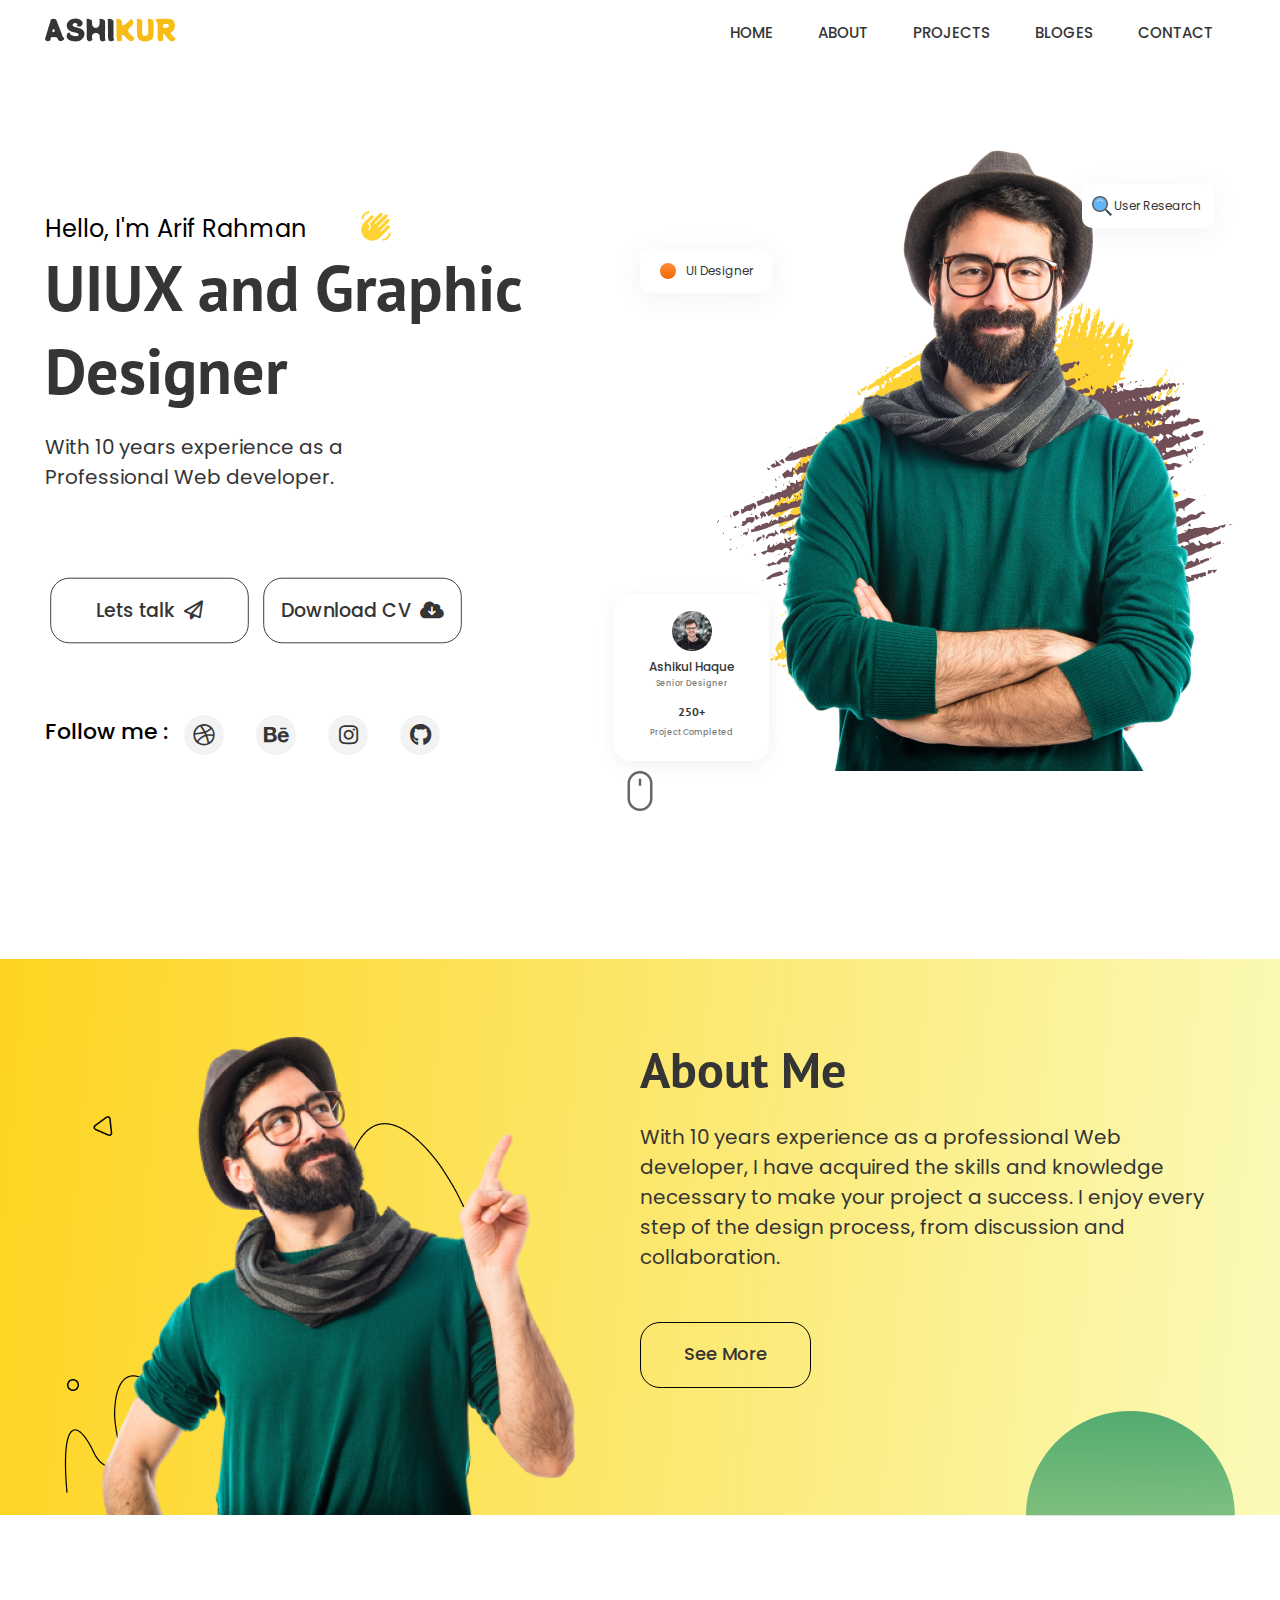
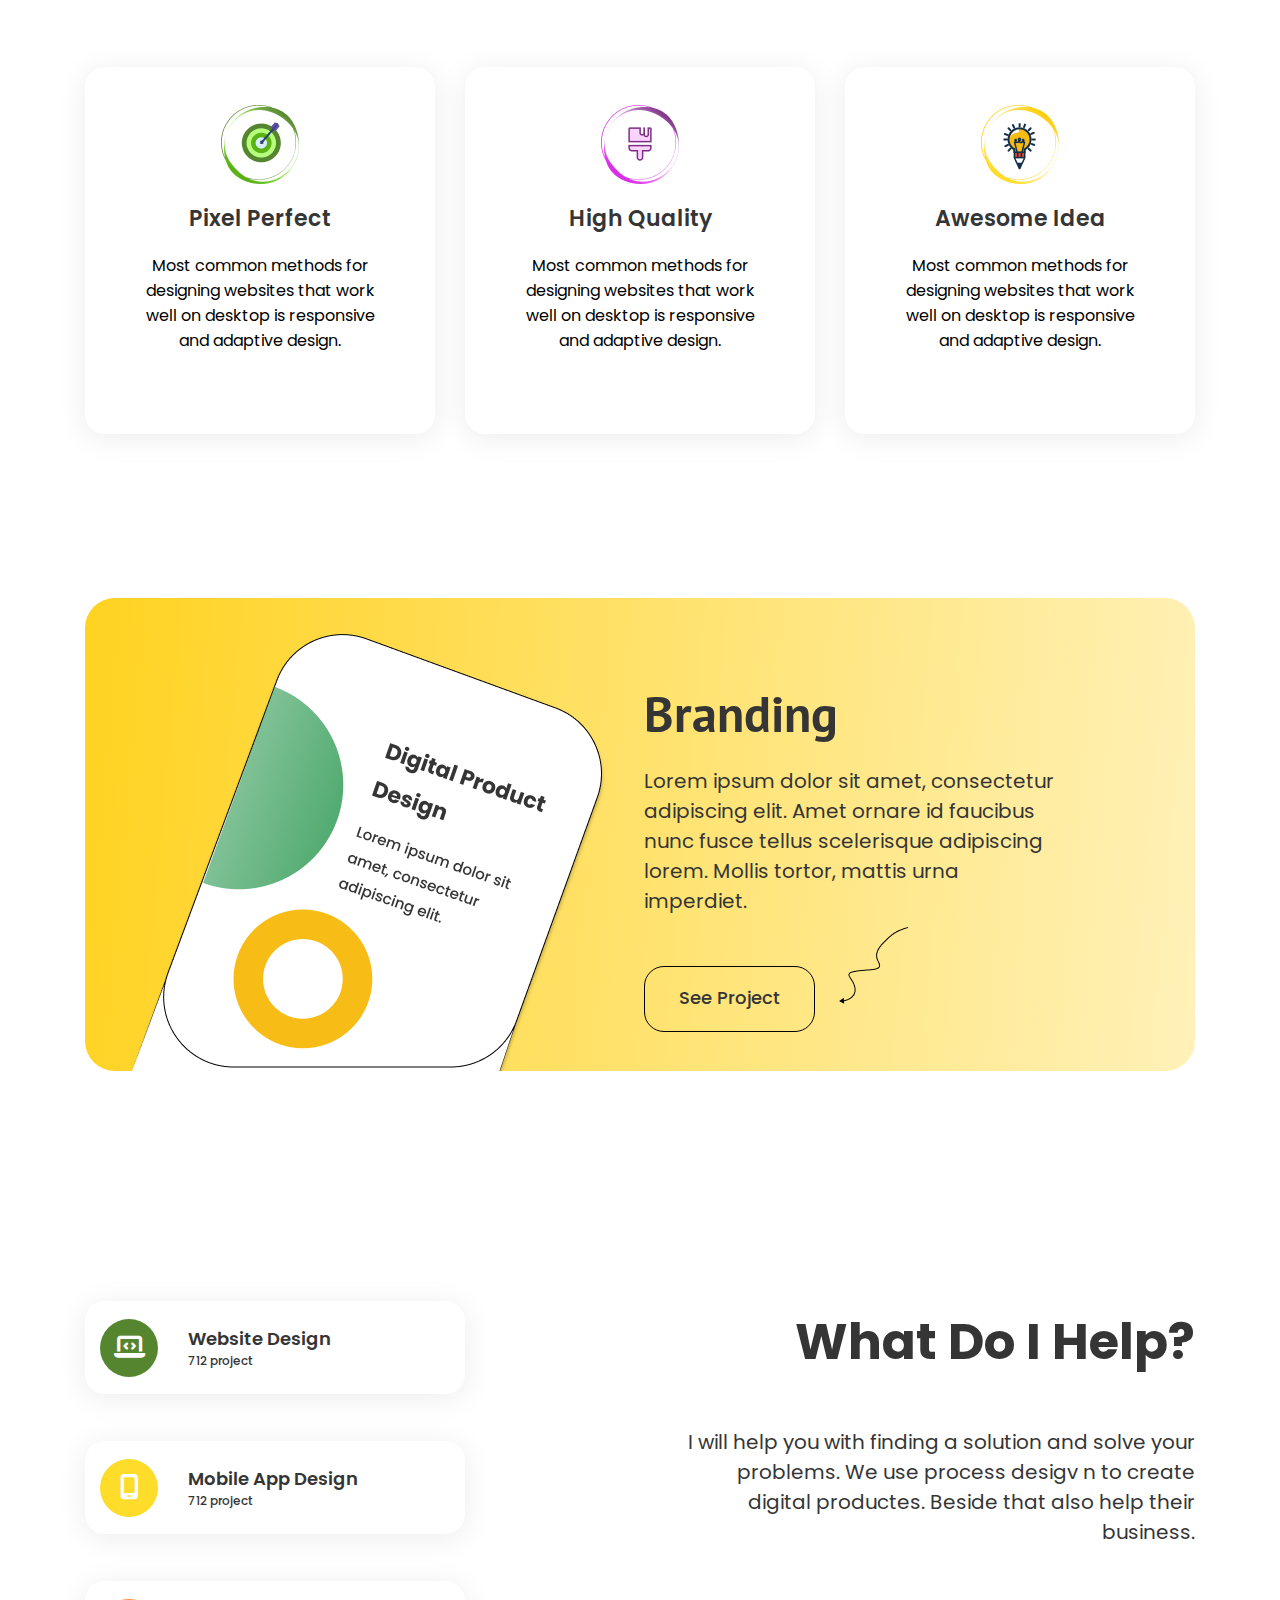
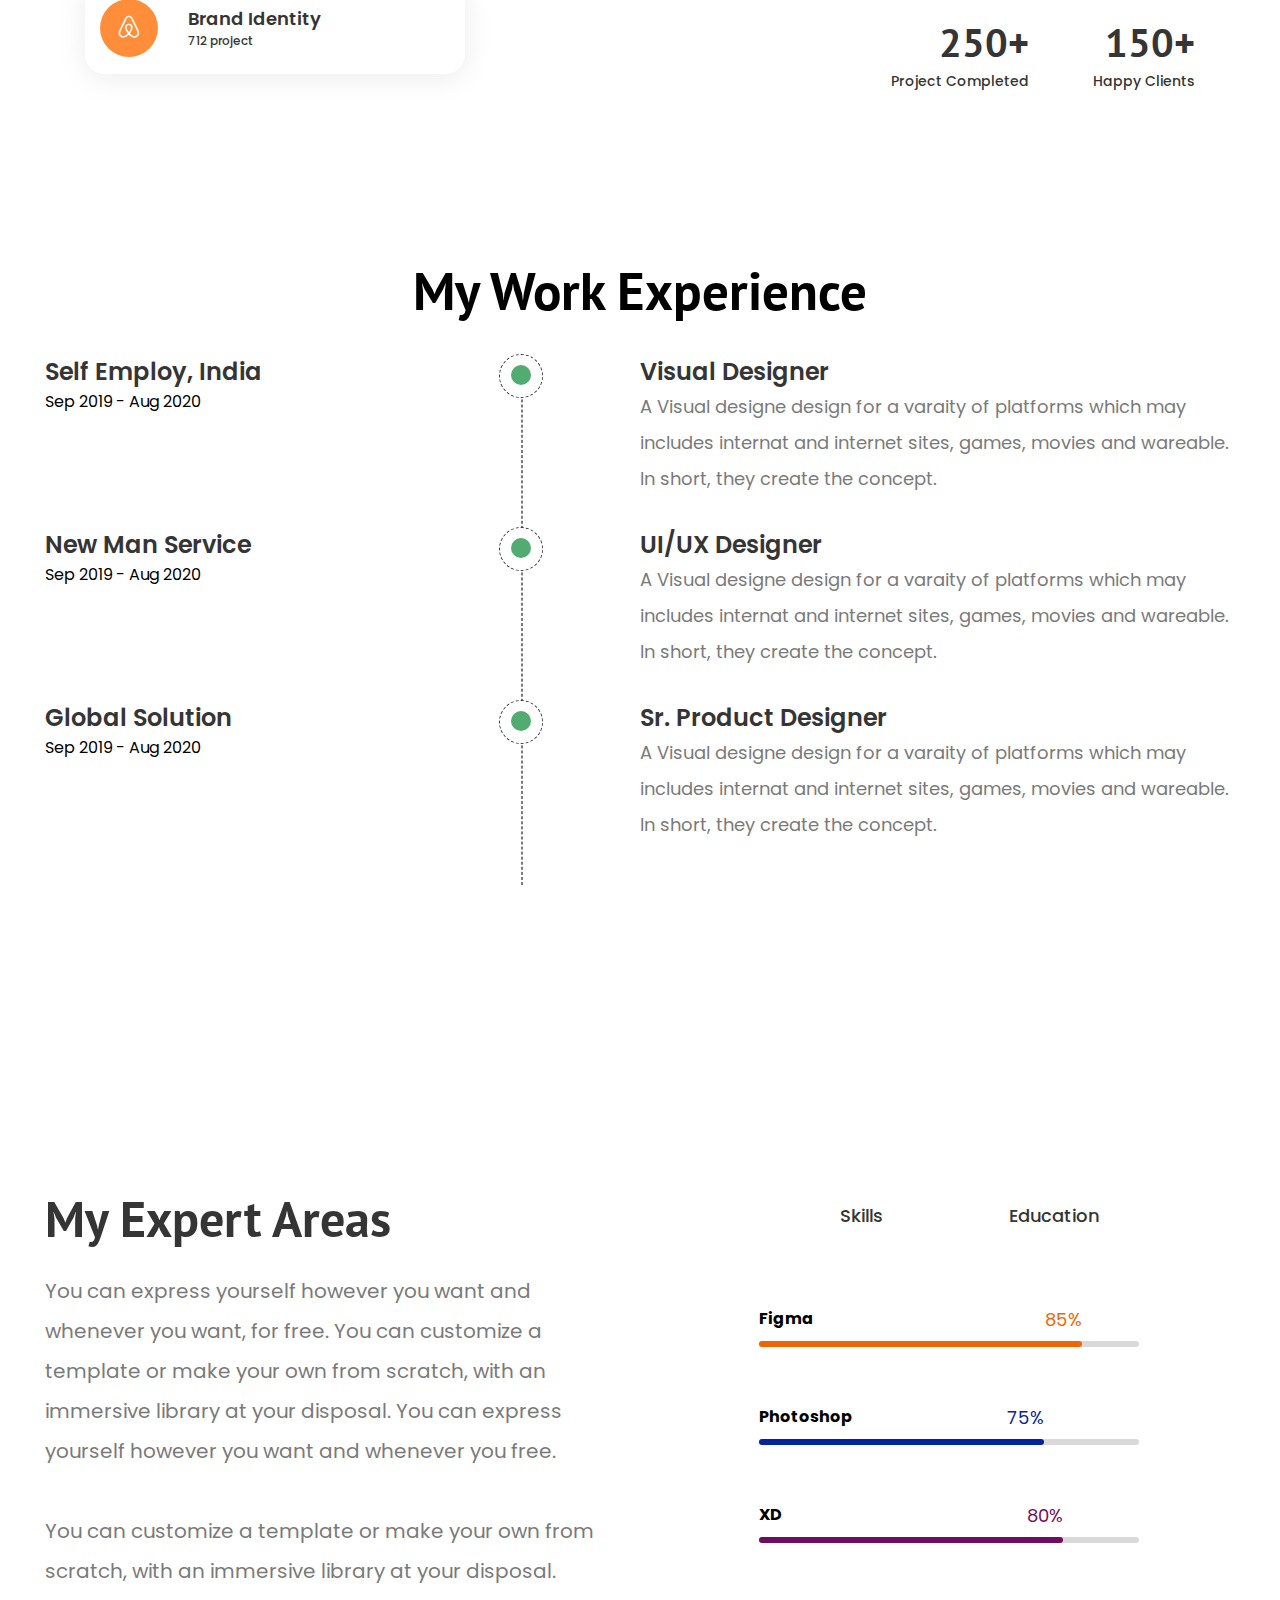
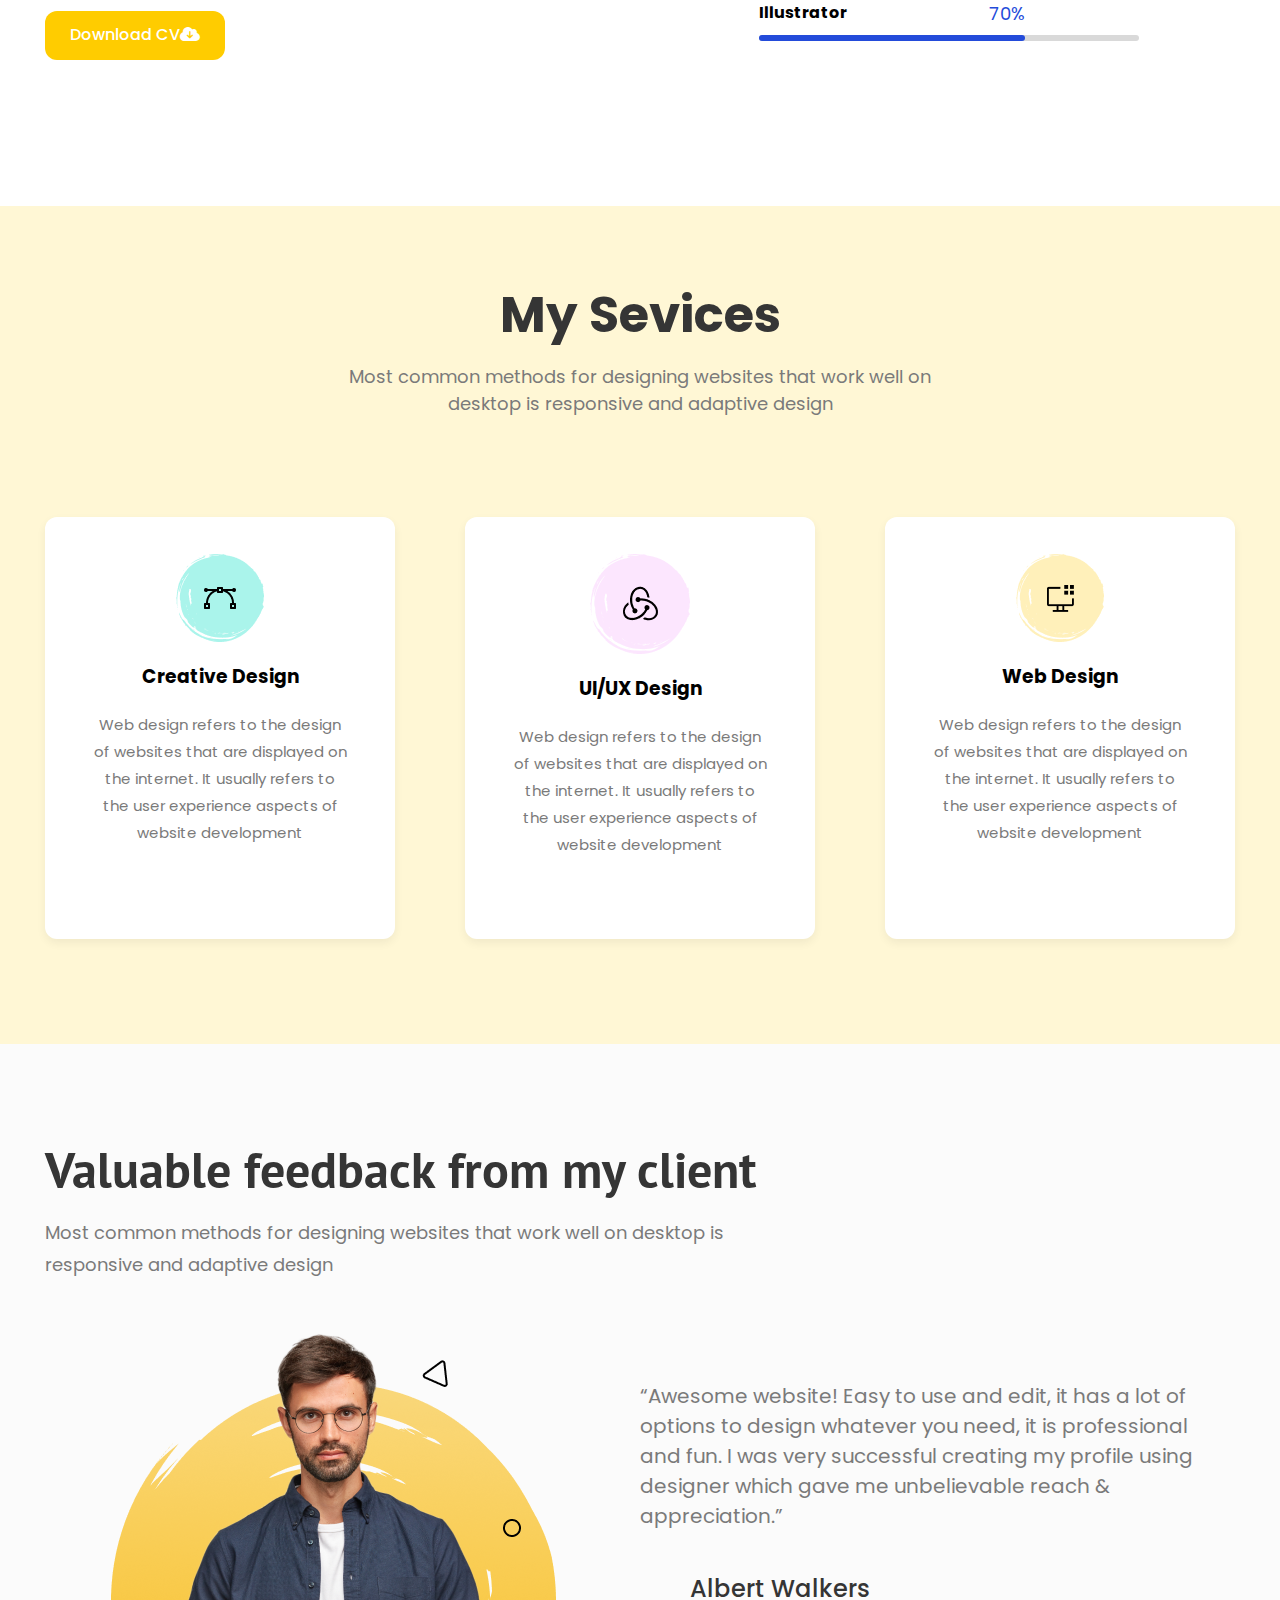
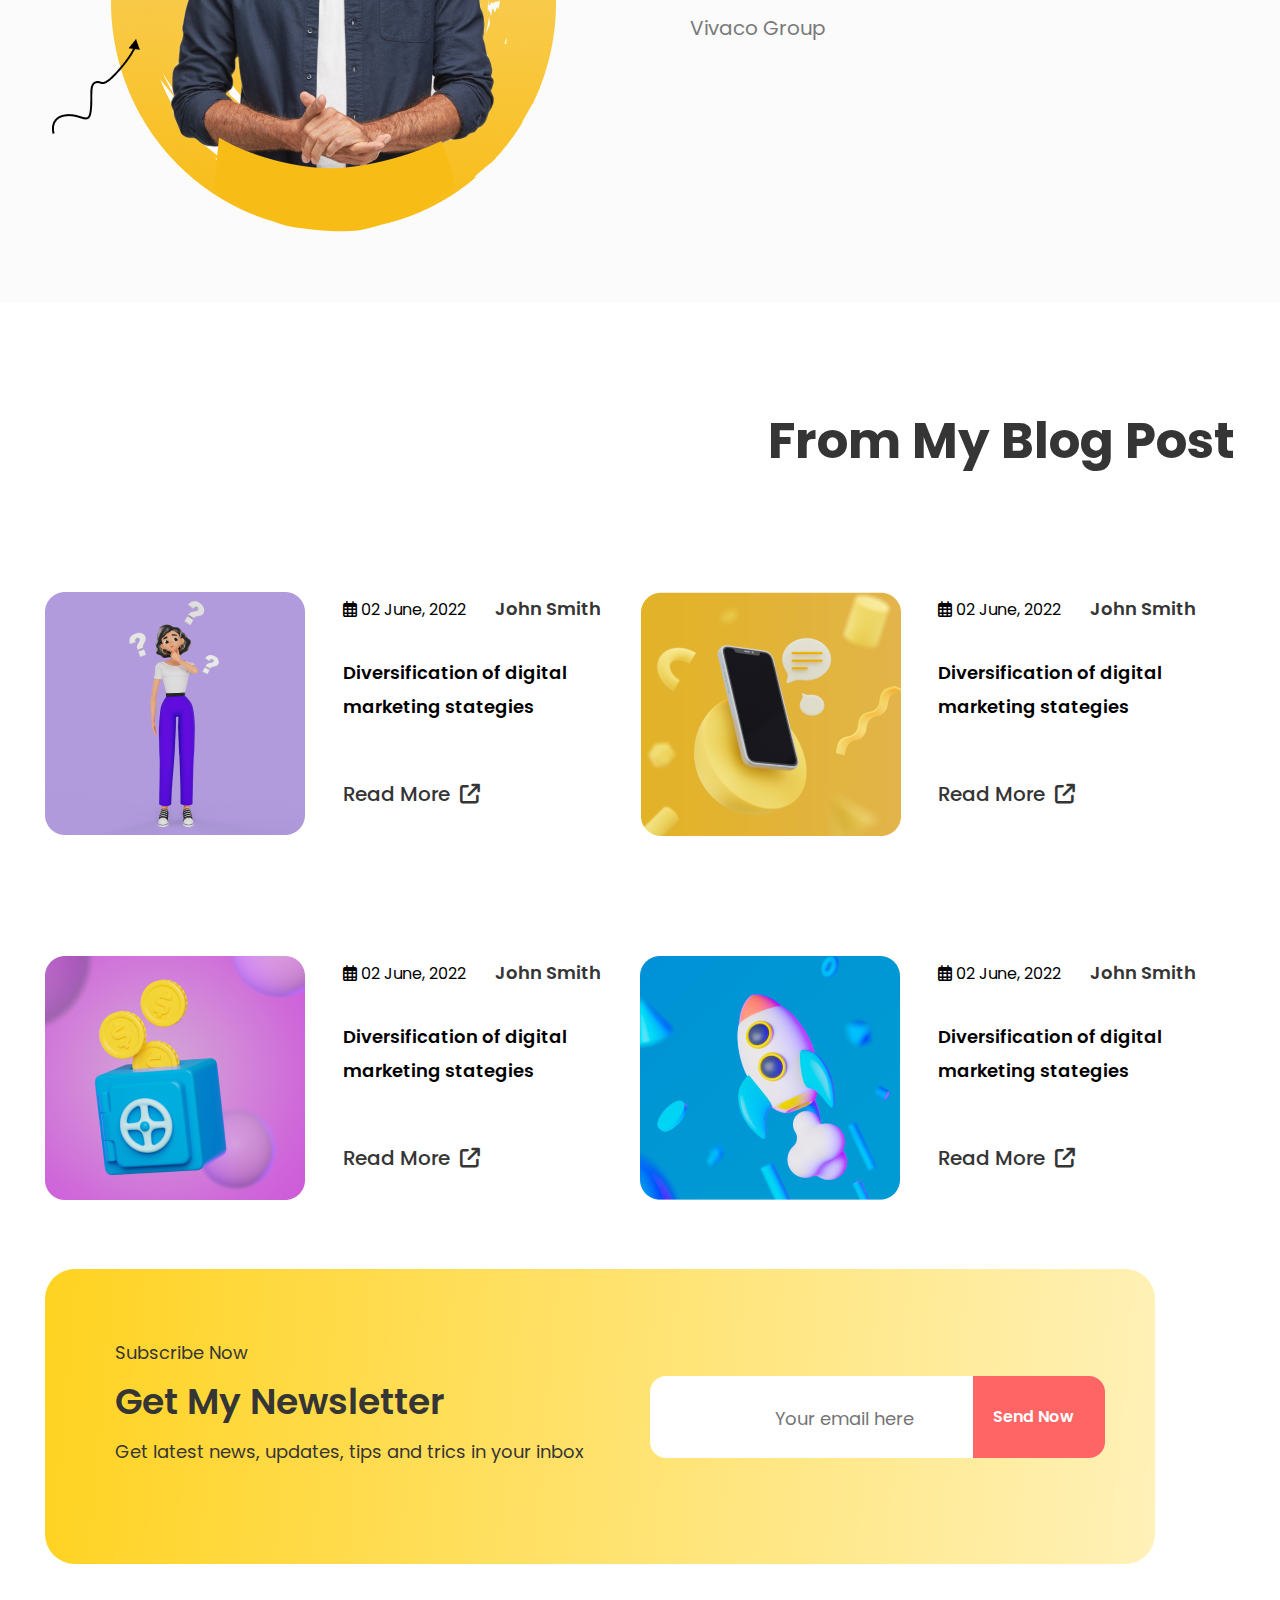
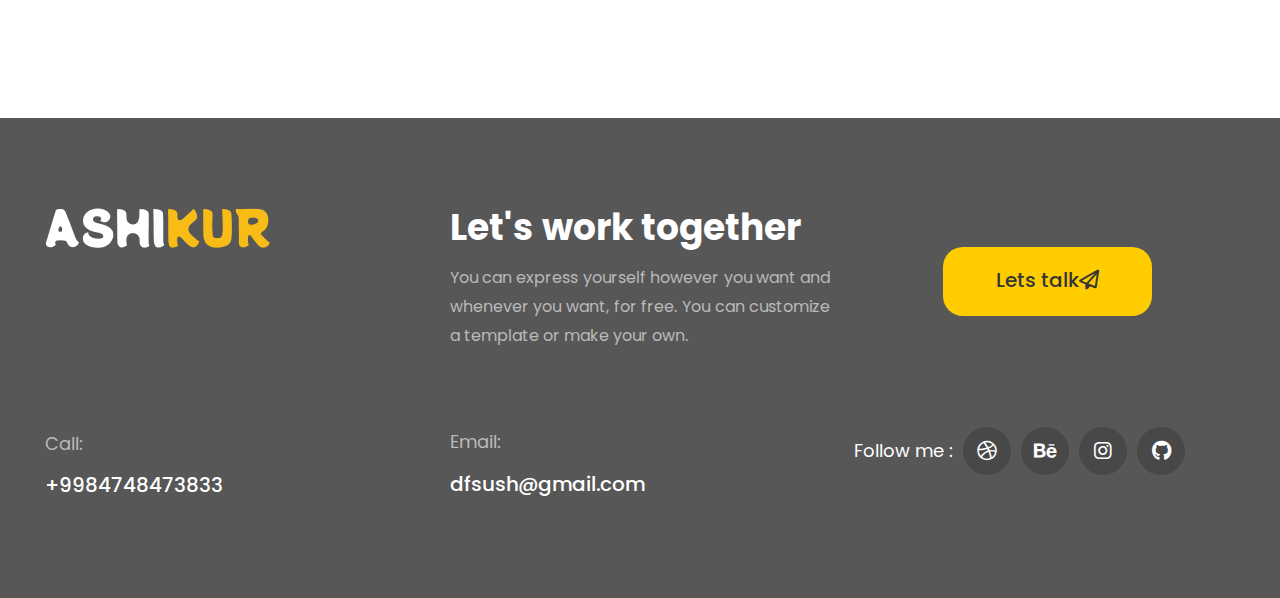
<file: index.html>
<!DOCTYPE html>
<html lang="en">

<head>
    <meta charset="UTF-8">
    <meta http-equiv="X-UA-Compatible" content="IE=edge">
    <meta name="viewport" content="width=device-width, initial-scale=1.0">
    <link rel="preconnect" href="https://fonts.googleapis.com">
    <link rel="preconnect" href="https://fonts.gstatic.com" crossorigin>
    <link
        href="https://fonts.googleapis.com/css2?family=PT+Sans:wght@700&family=Poppins:wght@400;500;600;700&display=swap"
        rel="stylesheet">
    <link rel="stylesheet" href="./css/all.min.css">
    <link rel="stylesheet" href="./css/style.css">
    <title>Home</title>
</head>

<body>
    <!-- nav section start -->
    <nav id="navbar">
        <div class="container">
            <div class="row justify-between align-center">
                <a href="#"><img src="./img/home/asset 0.png" alt="" /></a>
                <ul class="row">
                    <li><a href="./index.html">HOME</a></li>
                    <li><a href="./about.html">ABOUT</a></li>
                    <li><a href="./projects.html">PROJECTS</a></li>
                    <li><a href="./blogs.html">BLOGES</a></li>
                    <li><a href="./contact.html">CONTACT</a></li>
                </ul>
            </div>
        </div>
    </nav>
    <!-- nav section end -->

    <!-- banner section start -->
    <section id="banner">
        <div class="container">
            <div class="row">
                <div class="banner_left_side w-50">
                    <div class="intro">
                        <p>Hello, I'm Arif Rahman</p>
                        <img class="wave_hand" src="./img/home/mdi_hand-wave.png" alt="">
                        <h1>UIUX and Graphic <br> Designer</h1>
                        <p>With 10 years experience as a <br>
                            Professional Web developer.</p>
                    </div>
                    <div class="talk">
                        <a href="#">Lets talk<i class="fa-regular fa-paper-plane"></i></a>
                        <a href="#">Download CV<i class="fa-solid fa-cloud-arrow-down"></i></a>
                    </div>
                    <div class="follow_me row">
                        <p>Follow me :</p>
                        <a href=""><i class="fa-brands fa-dribbble"></i></a>
                        <a href=""><i class="fa-brands fa-behance"></i></a>
                        <a href=""><i class="fa-brands fa-instagram"></i></a>
                        <a href=""><i class="fa-brands fa-github"></i></a>
                    </div>
                </div>

                <div class="banner_right_side w-50">
                    <img class="ashikur_pic" src="./img/home/asset 1.png" alt="">

                    <div class="ui_designer row">
                        <div class="orange_round d-block">

                        </div>
                        <p>UI Designer</p>
                    </div>

                    <div class="userResearch row">
                        <img src="./img/home/flat-color-icons_search.png" alt="">
                        <p>User Research</p>
                    </div>

                    <div class="ashikul">
                        <img src="./img/home/asset 2.png" alt="">
                        <h4>Ashikul Haque</h4>
                        <p>Senior Designer</p>
                        <h5>250+</h5>
                        <p>Project Completed</p>
                    </div>
                </div>
                <img class="switch" src="./img/home/asset 3.png" alt="">
            </div>
        </div>
    </section>
    <!-- banner section end -->

    <!-- about me section start -->
    <section id="aboutMe">
        <div class="container">
            <div class="row ">
                <div class="aboutMePic w-50">
                    <img  src="./img/home/asset 4.png" alt="">
                </div>
                <div class="aboutMeText">
                    <h3>About Me</h3>
                    <p>With 10 years experience as a professional Web developer, I have acquired the skills and
                        knowledge necessary to make your project a success. I enjoy every step of the design process,
                        from discussion and collaboration.</p>
                        <a href="">See More</a>
                    </div>
                    <img class="halfRound" src="./img/home/asset 5.png" alt="">
            </div>
        </div>
    </section>
    <!-- about me section end -->

    <!-- cards section start -->
    <section id="cards">
        <div class="container">
            <div class="row justify-between">
                <div class="pixelPerfect">
                    <img class="d-block" src="./img/home/asset 6.png" alt="">
                    <h4>Pixel Perfect</h4>
                    <p class="d-in-block">Most common methods for designing websites that work well on desktop is
                        responsive and adaptive design.</p>
                </div>
                <div class="pixelPerfect">
                    <img class="d-block" src="./img/home/asset 7.png" alt="">
                    <h4>High Quality</h4>
                    <p class="d-in-block">Most common methods for designing websites that work well on desktop is
                        responsive and adaptive design.</p>
                </div>
                <div class="pixelPerfect">
                    <img class="d-block" src="./img/home/asset 8.png" alt="">
                    <h4>Awesome Idea</h4>
                    <p class="d-in-block">Most common methods for designing websites that work well on desktop is
                        responsive and adaptive design.</p>
                </div>
            </div>
        </div>
    </section>
    <!-- cards section end -->
    <!-- branding section start -->
    <section id="branding">
        <div class="container">
            <div class="row justify-center">
                <div class="background">
                    <div class="brandingImg w-50 d-in-block">
                        <img class="digitalProDesign d-in-block" src="./img/home/asset 9.png" alt="">
                    </div>
                    <div class="brandingText w-50 d-in-block">
                        <h3>Branding</h3>
                        <p>Lorem ipsum dolor sit amet, consectetur adipiscing elit. Amet ornare id faucibus nunc fusce
                            tellus scelerisque adipiscing lorem. Mollis tortor, mattis urna imperdiet.</p>
                        <a href="">See Project</a>
                        <img class="arrow" src="./img/home/Vector 8.png" alt="">
                    </div>
                </div>
            </div>
        </div>
    </section>
    <!-- branding section end -->

    <!-- working on section start -->
    <section id="working_on">
        <div class="container">
            <div class="row justify-between">
                <div class="cards w-50">
                    <div class="card row align-center">
                        <div class="icon"><i class="fa-solid fa-laptop-code"></i></div>
                        <div class="card_text">
                            <h4>Website Design</h4>
                            <p>712 project</p>
                        </div>
                    </div>
                    <div class="card row align-center">
                        <div class="icon" style="background-color: #FEDC2A;"><i class="fa-solid fa-mobile-screen"></i>
                        </div>
                        <div class="card_text">
                            <h4>Mobile App Design</h4>
                            <p>712 project</p>
                        </div>
                    </div>
                    <div class="card row align-center">
                        <div class="icon" style="background-color: #FF8D3A;"><i class="fa-brands fa-airbnb"></i></div>
                        <div class="card_text">
                            <h4>Brand Identity</h4>
                            <p>712 project</p>
                        </div>
                    </div>

                </div>
                <div class="texts w-50">
                    <h4>What Do I Help?</h4>
                    <p>I will help you with finding a solution and solve your problems. We use process desigv n to
                        create digital productes. Beside that also help their business.</p>
                    <div class="complete row ">
                        <div class="complete_project w-30 d-in-block">
                            <h4>250+</h4>
                            <p>Project Completed</p>
                        </div>
                        <div class="complete_project w-30 d-in-block">
                            <h4>150+</h4>
                            <p>Happy Clients</p>
                        </div>
                    </div>
                </div>
            </div>
        </div>
    </section>
    <!-- working on section end -->

    <!-- My work experience section start -->
    <section id="work_expe">
        <div class="container">
            <div class="work_exp_head w-100">
                <h2>My Work Experience</h2>
            </div>
            <div class="work_exp_items row justify-between">
                <div class="working_place w-32">
                    <h3>Self Employ, India</h3>
                    <p>Sep 2019 - Aug 2020</p>
                </div>
                <div class="work_exp_description w-50">
                    <h3>Visual Designer</h3>
                    <p>A Visual designe design for a varaity of platforms which may includes internat and internet
                        sites, games, movies and wareable. In short, they create the concept. </p>
                </div>
            </div>

            <div class="work_exp_items row justify-between">
                <div class="working_place w-32">
                    <h3>New Man Service</h3>
                    <p>Sep 2019 - Aug 2020</p>
                </div>
                <div class="work_exp_description w-50">
                    <h3>UI/UX Designer</h3>
                    <p>A Visual designe design for a varaity of platforms which may includes internat and internet
                        sites, games, movies and wareable. In short, they create the concept. </p>
                </div>
            </div>

            <div class="work_exp_items row justify-between">
                <div class="working_place w-32">
                    <h3>Global Solution</h3>
                    <p>Sep 2019 - Aug 2020</p>
                </div>
                <div class="work_exp_description w-50">
                    <h3>Sr. Product Designer</h3>
                    <p>A Visual designe design for a varaity of platforms which may includes internat and internet
                        sites, games, movies and wareable. In short, they create the concept. </p>
                </div>
            </div>

        </div>
    </section>
    <!-- My experience section end -->

    <!-- My expert Areas section start -->
    <section id="my_experts_area">
        <div class="container">
            <div class="row">
                <div class="experts_areas_text w-60">
                    <h2>My Expert Areas</h2>
                    <p>You can express yourself however you want and whenever you want, for free. You can customize a
                        template or make your own from scratch, with an immersive library at your disposal. You can
                        express yourself however you want and whenever you free. <br> <br>
                        You can customize a template or make your own from scratch, with an immersive library at your
                        disposal.</p>
                    <a href="#">Download CV<i class="fa-solid fa-cloud-arrow-down"></i></a>
                </div>
                <div class="experts_areas_percentage w-40">
                    <div class="select_exprience">
                        <a href="">Skills</a>
                        <a href="">Education</a>
                    </div>
                    <div class="skils_items">
                        <h4>Figma</h4>
                        <div class="outer">
                            <div class="inner" style="width: 85%; background-color: #F16500">
                                <span>85%</span>
                            </div>
                        </div>
                    </div>
                    <div class="skils_items">
                        <h4>Photoshop</h4>
                        <div class="outer">
                            <div class="inner" style="width: 75%; background-color: #03249B">
                                <span style="color:#03249B ;">75%</span>
                            </div>
                        </div>
                    </div>
                    <div class="skils_items">
                        <h4>XD</h4>
                        <div class="outer">
                            <div class="inner" style="width: 80%; background-color: #700D60">
                                <span style="color: #700D60;">80%</span>
                            </div>
                        </div>
                    </div>
                    <div class="skils_items">
                        <h4>Illustrator</h4>
                        <div class="outer">
                            <div class="inner" style="width: 70%; background-color:  #234BDA;">
                                <span style="color: #234BDA ;">70%</span>
                            </div>
                        </div>
                    </div>
                </div>
            </div>
        </div>
    </section>
    <!-- My expert Areas section end -->

    <!-- my services section start -->
    <section id="my_service">
        <div class="container">
            <h4>My Sevices</h4>
            <p>Most common methods for designing websites that work well on <br> desktop is responsive and adaptive
                design</p>
            <div class="row justify-between">
                <div class="service_card">
                    <img src="./img/home/asset 11.png" alt="">
                    <h3>Creative Design</h3>
                    <p>Web design refers to the design of websites that are displayed on the internet. It usually refers
                        to the user experience aspects of website development</p>
                </div>

                <div class="service_card">
                    <img src="./img/home/asset 12.png" alt="">
                    <h3>UI/UX Design</h3>
                    <p>Web design refers to the design of websites that are displayed on the internet. It usually refers
                        to the user experience aspects of website development</p>
                </div>

                <div class="service_card">
                    <img src="./img/home/asset 13.png" alt="">
                    <h3>Web Design</h3>
                    <p>Web design refers to the design of websites that are displayed on the internet. It usually refers
                        to the user experience aspects of website development</p>
                </div>
            </div>
        </div>
    </section>
    <!-- my services section end -->

    <!-- client feedback section start -->
    <section id="client_feedback">
        <div class="container">
            <h3>Valuable feedback from my client</h3>
            <p>Most common methods for designing websites that work well on desktop is responsive and adaptive design
            </p>
            <div class="row">
                <div class="client_pic w-50">
                    <img src="./img/home/asset 14.png" alt="">
                </div>
                <div class="client_message w-50">
                    <p>“Awesome website! Easy to use and edit, it has a lot of options to design whatever you need, it
                        is professional and fun. I was very successful creating my profile using designer which gave me
                        unbelievable reach & appreciation.”</p>
                    <div class="client_sign">
                        <h4>Albert Walkers</h4>
                        <p>Vivaco Group</p>
                    </div>
                </div>
            </div>
        </div>
    </section>
    <!-- client feedback section end -->

    <!-- blog post section start -->
    <section id="blog_post">
        <div class="container">
            <h3>From My Blog Post</h3>
            <div class="row">

                <div class=" row blog_item w-50 ">
                    <div class="blog_img w-50">
                        <img src="./img/home/asset 15.png" alt="">
                    </div>
                    <div class="blog_text w-50">
                        <p class="date d-in-block"><i class="fa-regular fa-calendar-days"></i> 02 June, 2022</p>
                        <p class="blog_owner_name d-in-block">John Smith</p>
                        <h4>Diversification of digital marketing stategies</h4>
                        <a href=""><h6> Read More&nbsp;&nbsp;<i class="fa-solid fa-arrow-up-right-from-square"></i></h6></a>
                    </div>
                </div>

                <div class=" row blog_item w-50 ">
                    <div class="blog_img w-50">
                        <img src="./img/home/asset 16.png" alt="">
                    </div>
                    <div class="blog_text w-50">
                        <p class="date d-in-block"><i class="fa-regular fa-calendar-days"></i> 02 June, 2022</p>
                        <p class="blog_owner_name d-in-block">John Smith</p>
                        <h4>Diversification of digital marketing stategies</h4>
                        <a href=""><h6> Read More&nbsp;&nbsp;<i class="fa-solid fa-arrow-up-right-from-square"></i></h6></a>
                    </div>
                </div>

                <div class=" row blog_item w-50 ">
                    <div class="blog_img w-50">
                        <img src="./img/home/asset 17.png" alt="">
                    </div>
                    <div class="blog_text w-50">
                        <p class="date d-in-block"><i class="fa-regular fa-calendar-days"></i> 02 June, 2022</p>
                        <p class="blog_owner_name d-in-block">John Smith</p>
                        <h4>Diversification of digital marketing stategies</h4>
                        <a href=""><h6> Read More&nbsp;&nbsp;<i class="fa-solid fa-arrow-up-right-from-square"></i></h6></a>
                    </div>
                </div>

                <div class=" row blog_item w-50 ">
                    <div class="blog_img w-50">
                        <img src="./img/home/asset 18.png" alt="">
                    </div>
                    <div class="blog_text w-50">
                        <p class="date d-in-block"><i class="fa-regular fa-calendar-days"></i> 02 June, 2022</p>
                        <p class="blog_owner_name d-in-block">John Smith</p>
                        <h4>Diversification of digital marketing stategies</h4>
                        <a href=""><h6> Read More&nbsp;&nbsp;<i class="fa-solid fa-arrow-up-right-from-square"></i></h6></a>
                    </div>
                </div>
            </div>
    </section>
    <!-- blog post section end -->

    <!-- newsletter section start -->

    <section id="newsletter">
        <div class="container">
            <div class="row">
                <div class=" row background">
                    <div class="text_sec w-50">
                        <p>Subscribe Now</p>
                        <h3>Get My Newsletter</h3>
                        <p>Get latest news, updates, tips and trics in your inbox</p>
                    </div>

                    <div class="email_sec w-50 row align-center ">
                        <div class="email">
                            <form action="" method="post">
                                <input type="email" name="" id="" placeholder="Your email here">
                            </form>
                            <div class="send_now row align-center">
                               <p>Send Now</p>
                            </div>
                        </div>
                    </div>
                </div>
            </div>
        </div>
    </section>
    <!-- newsletter section end -->

    <!-- footer section start -->
        <section id="footer">
            <div class="container">
                <div class="row justify-between">
                    <div class="fotter_sec_1 w-32">
                        <img src="./img/home/asset 19.png" alt="">
                        <p>Call:</p>
                        <p>+9984748473833</p>
                    </div>

                    <div class="fotter_sec_2 w-32">
                        <h3>Let's work together</h3>
                        <p>You can express yourself however you want and whenever you want, for free. You can customize a template or make your own.</p>
                        <p>Email:</p>
                        <p>dfsush@gmail.com</p>
                    </div>

                    <div class="fotter_sec_3 w-32">
                        <a href="#">Lets talk<i class="fa-regular fa-paper-plane"></i></a>
                        <div class="follow_me row align-center">
                            <p>Follow me :</p>
                            <a href=""><i class="fa-brands fa-dribbble"></i></a>
                            <a href=""><i class="fa-brands fa-behance"></i></a>
                            <a href=""><i class="fa-brands fa-instagram"></i></a>
                            <a href=""><i class="fa-brands fa-github"></i></a>
                        </div>
                    </div>  
                </div>
            </div>
        </section>
          
    <!-- footer section end -->


</body>

</html>
</file>
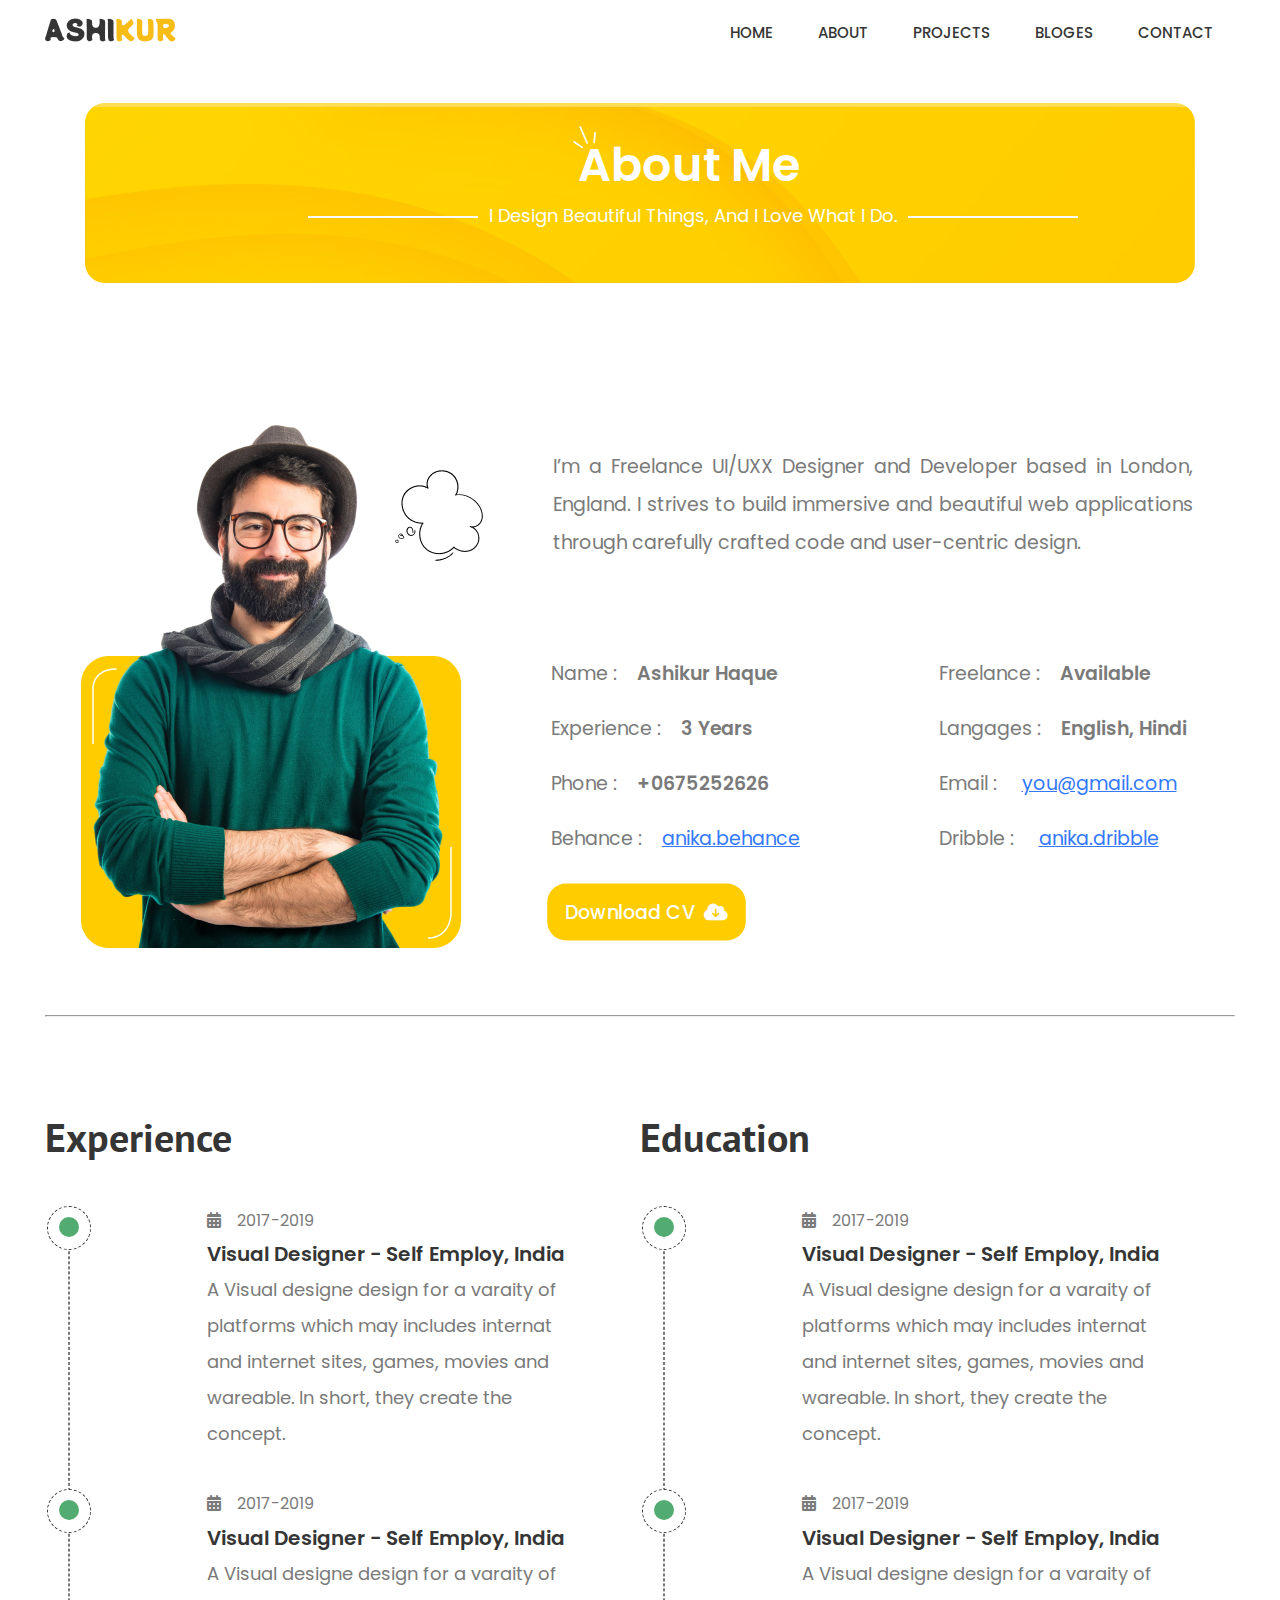
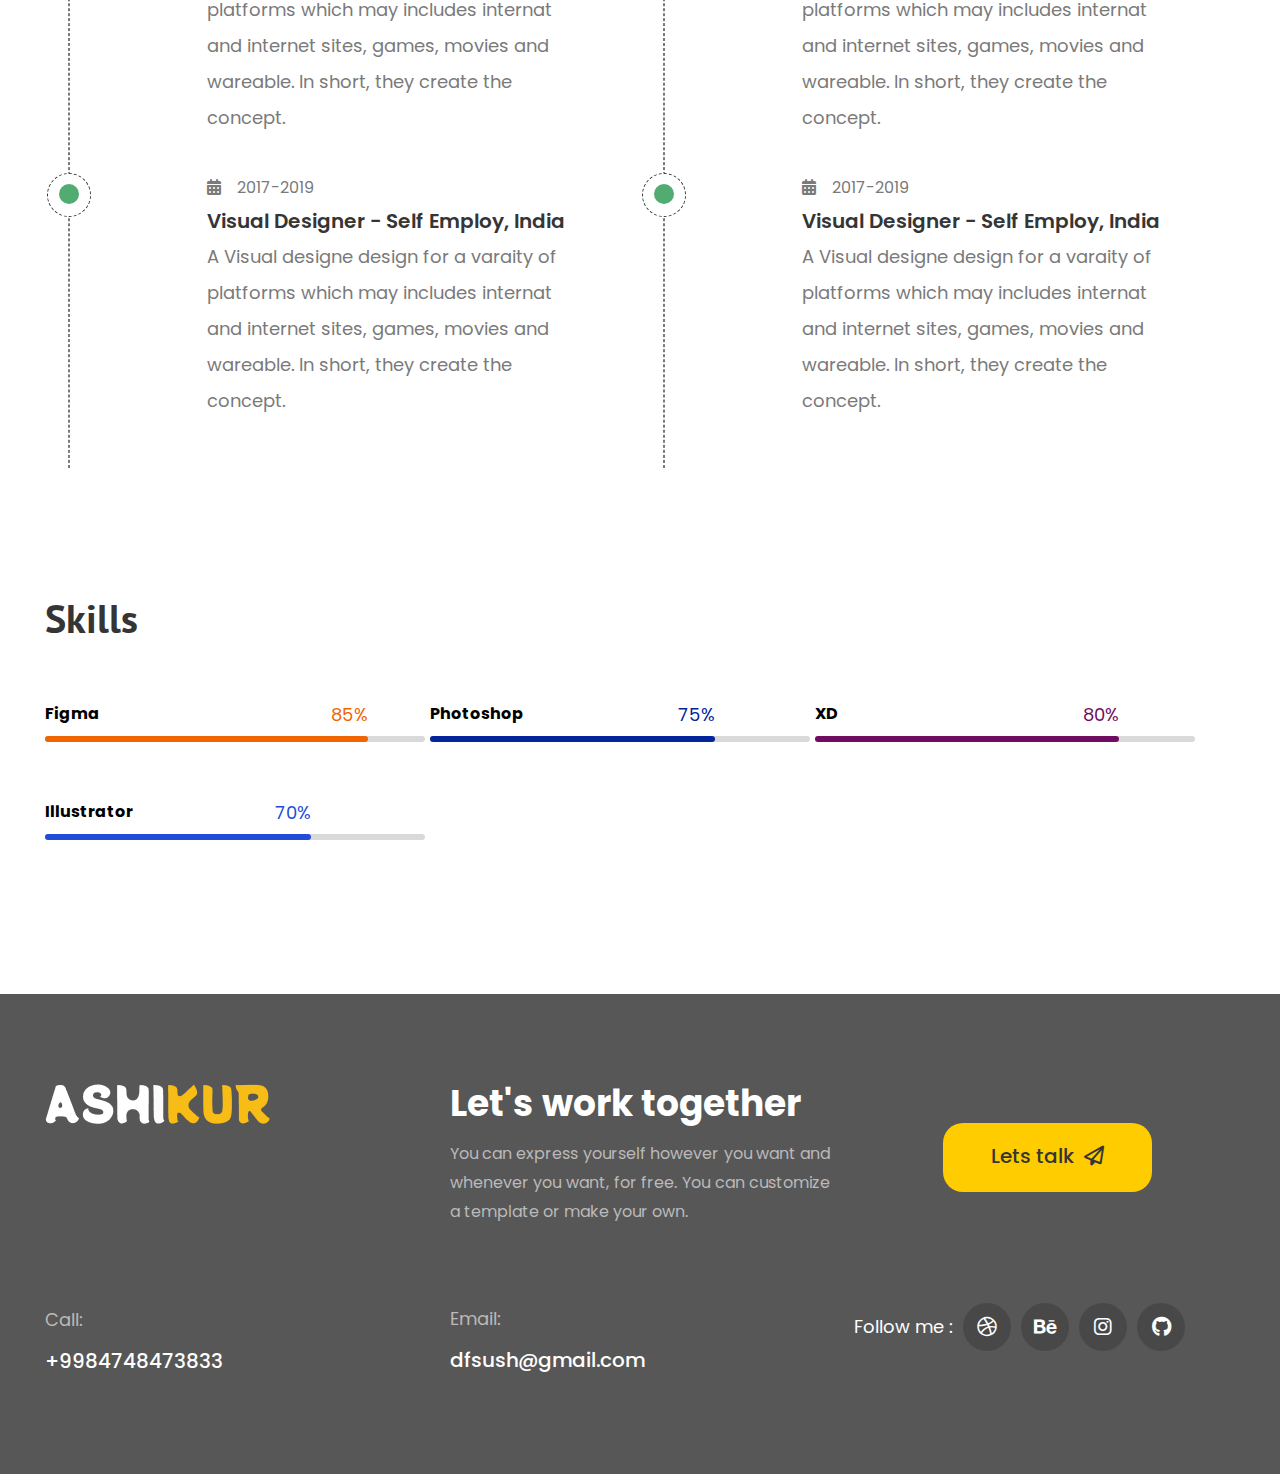
<file: about.html>
<!DOCTYPE html>
<html lang="en">

<head>
    <meta charset="UTF-8">
    <meta http-equiv="X-UA-Compatible" content="IE=edge">
    <meta name="viewport" content="width=device-width, initial-scale=1.0">
    <link rel="preconnect" href="https://fonts.googleapis.com">
    <link rel="preconnect" href="https://fonts.gstatic.com" crossorigin>
    <link
        href="https://fonts.googleapis.com/css2?family=PT+Sans:wght@700&family=Poppins:wght@400;500;600;700&display=swap"
        rel="stylesheet">
    <link rel="stylesheet" href="./css/all.min.css">
    <link rel="stylesheet" href="./css/style.css">
    <link rel="stylesheet" href="./css/about_style.css">
    <title>About</title>
</head>

<body>
    <!-- nav section start -->
    <nav id="navbar">
        <div class="container">
            <div class="row justify-between align-center">
                <a href="#"><img src="./img/home/asset 0.png" alt="" /></a>
                <ul class="row">
                    <li><a href="./index.html">HOME</a></li>
                    <li><a href="./about.html">ABOUT</a></li>
                    <li><a href="./projects.html">PROJECTS</a></li>
                    <li><a href="./blogs.html">BLOGES</a></li>
                    <li><a href="./contact.html">CONTACT</a></li>
                </ul>
            </div>
        </div>
    </nav>
    <!-- nav section end -->

    <!-- aboutme banner section start -->
    <section id="aboutme">
        <div class="container">
            <div class="row">
                <img class="ground" src="./img/about/asset 6.png" alt="">
                <h5>About Me</h5>
                <p>I Design Beautiful Things, And I Love What I Do.</p>
                <img class="mark" src="./img/about/asset 1.png" alt="">
            </div>
        </div>
    </section>
    <!-- aboutme banner section end -->

    <!-- about_details section start -->
    <section id="about_details">
        <div class="container">
            <div class="row justify-between">
                <div class="about_details_pic w-30">
                    <img src="./img/about/asset 2.png" alt="">
                </div>
                <div class="about_details_description w-70">
                    <div class="description">
                        <p>I’m a Freelance UI/UXX Designer and Developer based in London, England. I strives to build
                            immersive and beautiful web applications through carefully crafted code and user-centric
                            design.</p>
                    </div>
                    <div class="my_self row justify-between w-100">
                        <div class="my_self_left w-50">
                            <p>Name :&nbsp;&nbsp;&nbsp; <span style="font-weight: 600
                                    ;">Ashikur Haque</span> </p>
                            <p>Experience :&nbsp;&nbsp;&nbsp; <span style="font-weight: 600
                                        ;">3 Years</span></p>
                            <p>Phone :&nbsp;&nbsp;&nbsp; <span style="font-weight: 600
                                        ;">+0675252626</span></p>
                            <p>Behance :&nbsp;&nbsp;&nbsp; <a style="text-decoration: underline; color: #3479FF; ;"
                                    href="">anika.behance</a></p>
                            <a class="download_cv" href="#">Download CV&nbsp;&nbsp;<i class="fa-solid fa-cloud-arrow-down"></i></a>
                        </div>
                        <div class="my_self_right w-50">
                            <p>Freelance :&nbsp;&nbsp;&nbsp; <span style="font-weight: 600
                                        ;"> Available</span> </p>
                            <p>Langages :&nbsp;&nbsp;&nbsp; <span style="font-weight: 600
                                            ;">English, Hindi</span></p>
                            <p>Email : &nbsp;&nbsp;&nbsp; <a style="text-decoration: underline; color: #3479FF;"
                                    href=""> you@gmail.com</a></p>
                            <p>Dribble : &nbsp;&nbsp;&nbsp; <a style="text-decoration: underline; color: #3479FF;"
                                    href=""> anika.dribble</a></p>
                        </div>

                    </div>
                </div>
            </div>
            <hr>
        </div>
    </section>
    <!-- about_details section end -->
<!-- experience_education section start -->
          <section id="experience_education">
              <div class="container">
                  <div class="row">
                  <div class="experience w-50">
                    <h2>Experience</h2>
                    <div class="visual_designer">
                        <p><i class="fa-solid fa-calendar-days">&nbsp;&nbsp;&nbsp;&nbsp;</i>2017-2019</p>
                        <h3>Visual Designer - Self Employ, India</h3>
                        <p>A Visual designe design for a varaity of platforms which may includes internat and internet sites, games, movies and wareable. In short, they create the concept. </p>                      
                    </div>
                    <div class="visual_designer">
                        <p><i class="fa-solid fa-calendar-days">&nbsp;&nbsp;&nbsp;&nbsp;</i>2017-2019</p>
                        <h3>Visual Designer - Self Employ, India</h3>
                        <p>A Visual designe design for a varaity of platforms which may includes internat and internet sites, games, movies and wareable. In short, they create the concept. </p>                      
                    </div>

                    <div class="visual_designer">
                        <p><i class="fa-solid fa-calendar-days">&nbsp;&nbsp;&nbsp;&nbsp;</i>2017-2019</p>
                        <h3>Visual Designer - Self Employ, India</h3>
                        <p>A Visual designe design for a varaity of platforms which may includes internat and internet sites, games, movies and wareable. In short, they create the concept. </p>                      
                    </div>

                  </div>
                  <div class="education w-50">
                    <h2>Education</h2>
                    <div class="visual_designer">
                        <p><i class="fa-solid fa-calendar-days">&nbsp;&nbsp;&nbsp;&nbsp;</i>2017-2019</p>
                        <h3>Visual Designer - Self Employ, India</h3>
                        <p>A Visual designe design for a varaity of platforms which may includes internat and internet sites, games, movies and wareable. In short, they create the concept. </p>                      
                    </div>

                    <div class="visual_designer">
                        <p><i class="fa-solid fa-calendar-days">&nbsp;&nbsp;&nbsp;&nbsp;</i>2017-2019</p>
                        <h3>Visual Designer - Self Employ, India</h3>
                        <p>A Visual designe design for a varaity of platforms which may includes internat and internet sites, games, movies and wareable. In short, they create the concept. </p>                      
                    </div>

                    <div class="visual_designer">
                        <p><i class="fa-solid fa-calendar-days">&nbsp;&nbsp;&nbsp;&nbsp;</i>2017-2019</p>
                        <h3>Visual Designer - Self Employ, India</h3>
                        <p>A Visual designe design for a varaity of platforms which may includes internat and internet sites, games, movies and wareable. In short, they create the concept. </p>                      
                    </div>
                  </div>      
                  </div>
              </div>
          </section>
<!-- experience_education section end -->

<!-- skills section start -->
<section id="my_experts_area">
    <div class="container">
        <div class="row">
            <h2>Skills</h2>
            <div class="experts_areas_percentage w-100">
                <div class="skils_items w-32 d-in-block">
                    <h4>Figma</h4>
                    <div class="outer">
                        <div class="inner" style="width: 85%; background-color: #F16500">
                            <span>85%</span>
                        </div>
                    </div>
                </div>
                <div class="skils_items w-32 d-in-block">
                    <h4>Photoshop</h4>
                    <div class="outer">
                        <div class="inner" style="width: 75%; background-color: #03249B">
                            <span style="color:#03249B ;">75%</span>
                        </div>
                    </div>
                </div>
                <div class="skils_items w-32 d-in-block">
                    <h4>XD</h4>
                    <div class="outer">
                        <div class="inner" style="width: 80%; background-color: #700D60">
                            <span style="color: #700D60;">80%</span>
                        </div>
                    </div>
                </div>
                <div class="skils_items w-32 d-in-block">
                    <h4>Illustrator</h4>
                    <div class="outer">
                        <div class="inner" style="width: 70%; background-color:  #234BDA;">
                            <span style="color: #234BDA ;">70%</span>
                        </div>
                    </div>
                </div>
            </div>
        </div>
    </div>
</section>
<!-- skills section end -->



    <!-- footer section start -->
    <section id="footer">
        <div class="container">
            <div class="row justify-between">
                <div class="fotter_sec_1 w-32">
                    <img src="./img/home/asset 19.png" alt="">
                    <p>Call:</p>
                    <p>+9984748473833</p>
                </div>

                <div class="fotter_sec_2 w-32">
                    <h3>Let's work together</h3>
                    <p>You can express yourself however you want and whenever you want, for free. You can customize a
                        template or make your own.</p>
                    <p>Email:</p>
                    <p>dfsush@gmail.com</p>
                </div>

                <div class="fotter_sec_3 w-32">
                    <a href="#">Lets talk &nbsp;<i class="fa-regular fa-paper-plane"></i></a>
                    <div class="follow_me row align-center">
                        <p>Follow me :</p>
                        <a href=""><i class="fa-brands fa-dribbble"></i></a>
                        <a href=""><i class="fa-brands fa-behance"></i></a>
                        <a href=""><i class="fa-brands fa-instagram"></i></a>
                        <a href=""><i class="fa-brands fa-github"></i></a>
                    </div>
                </div>
            </div>
        </div>
    </section>

    <!-- footer section end -->


</body>

</html>
</file>
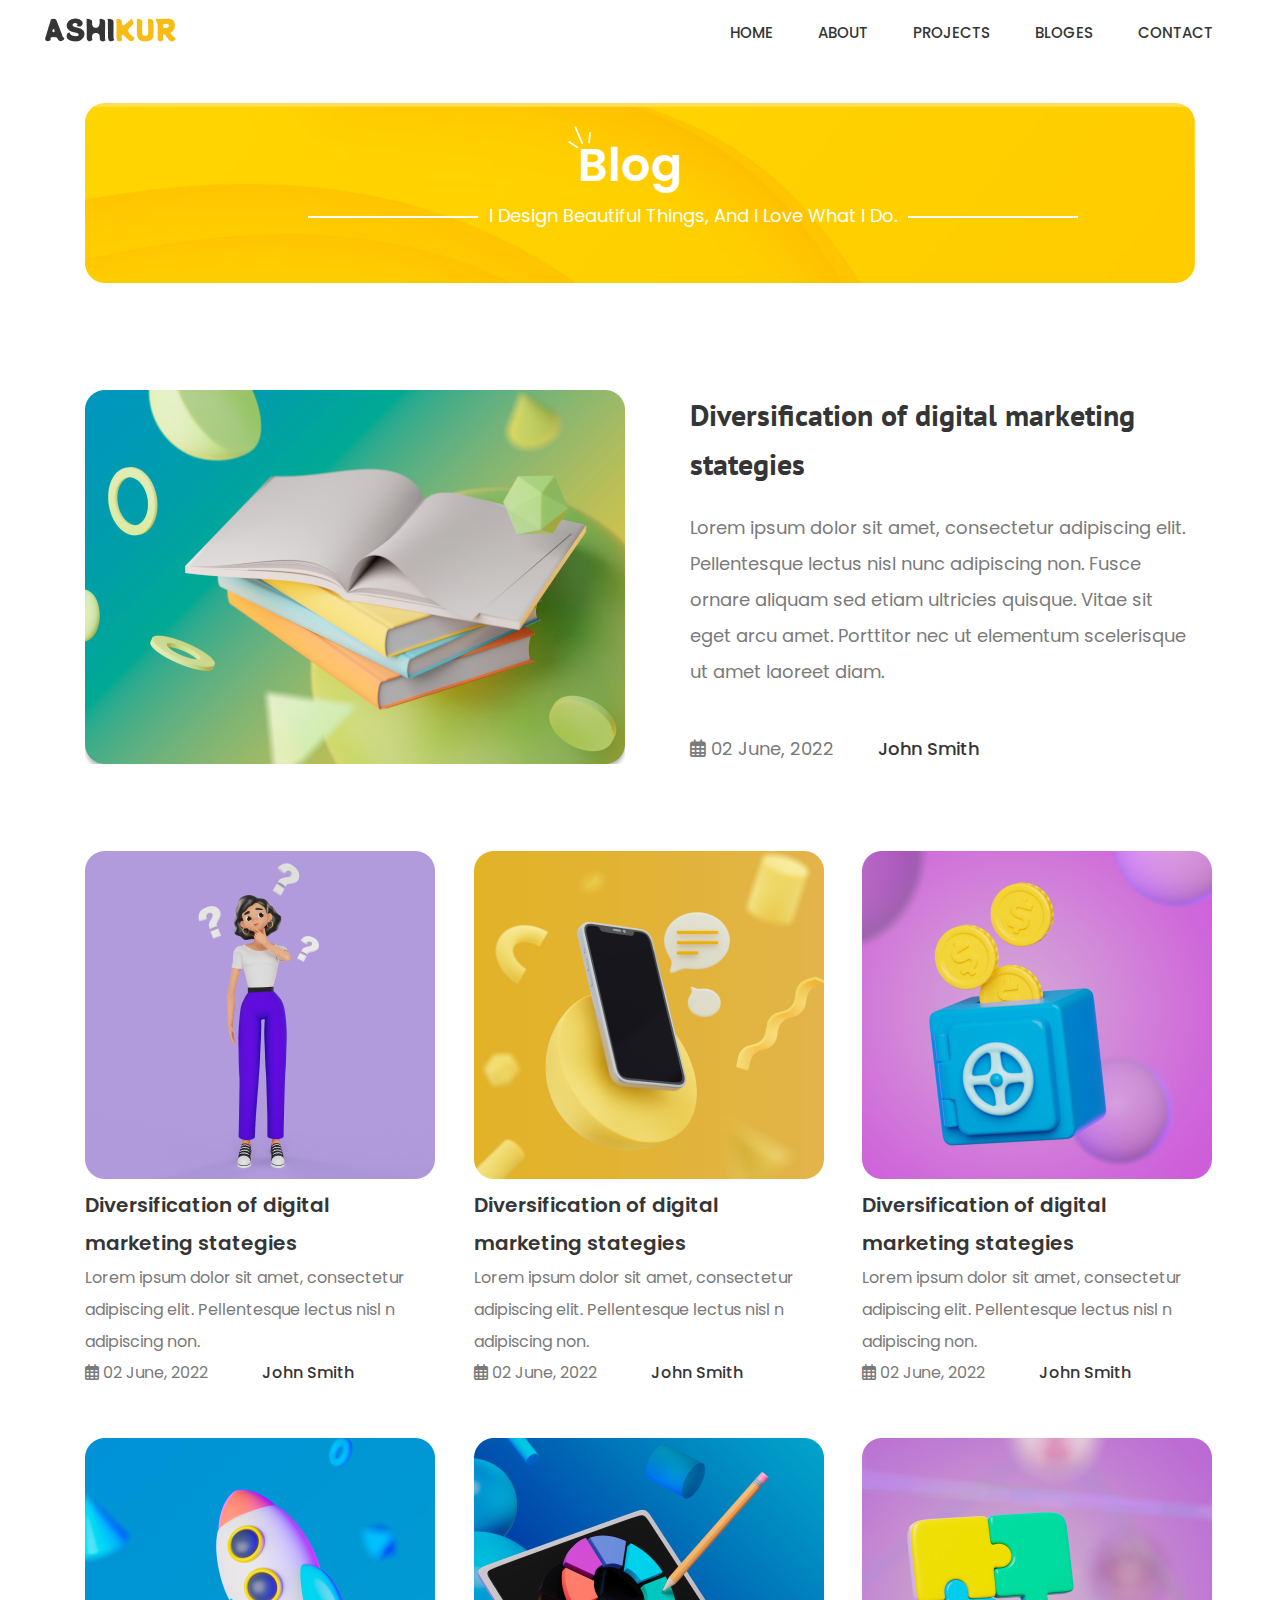
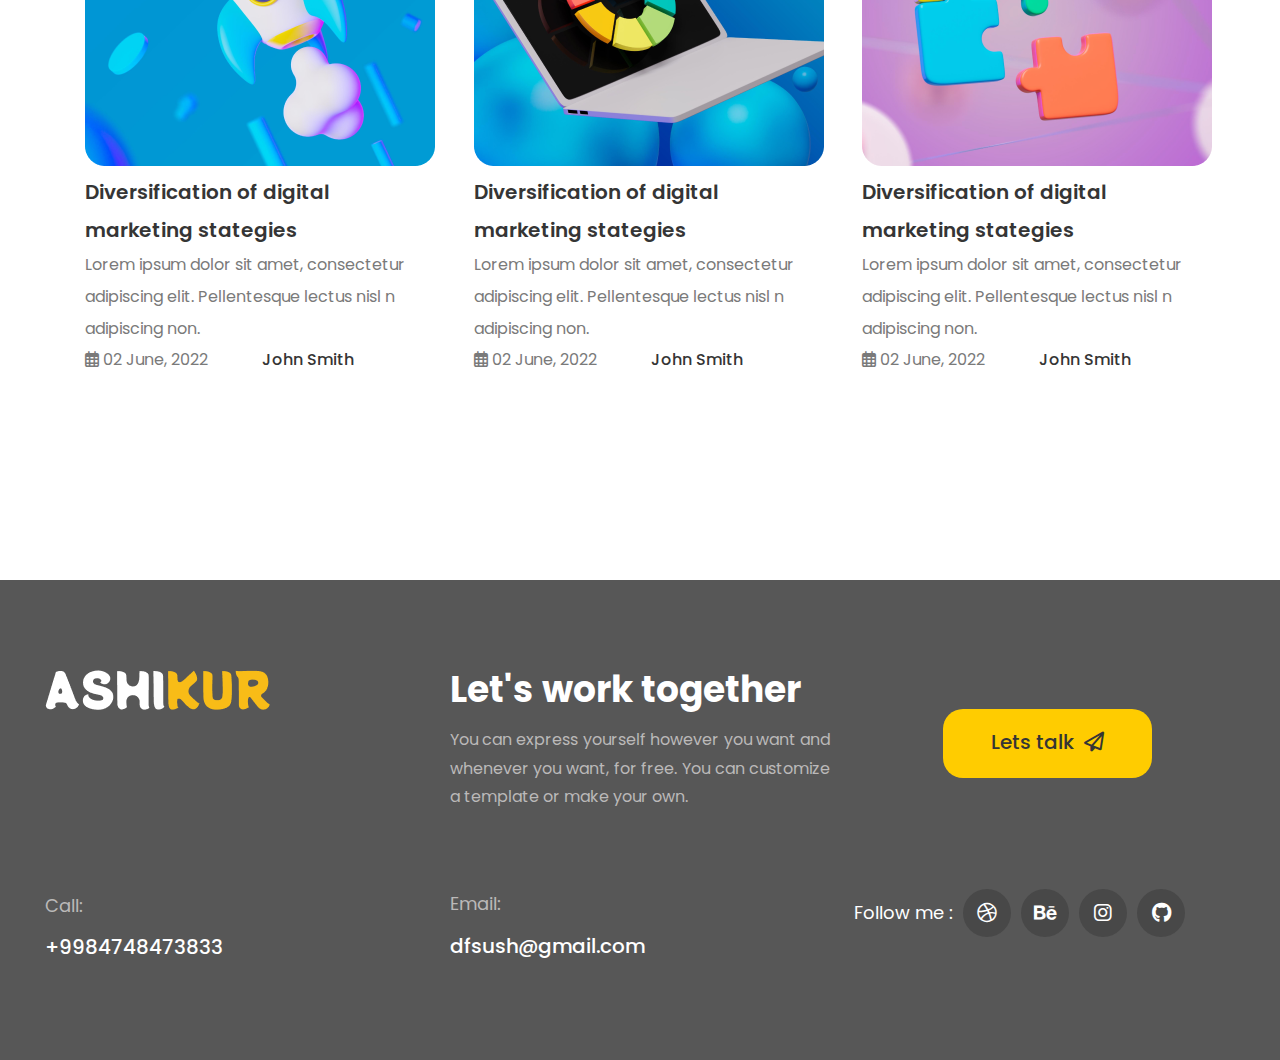
<file: blogs.html>
<!DOCTYPE html>
<html lang="en">

<head>
    <meta charset="UTF-8">
    <meta http-equiv="X-UA-Compatible" content="IE=edge">
    <meta name="viewport" content="width=device-width, initial-scale=1.0">
    <link rel="preconnect" href="https://fonts.googleapis.com">
    <link rel="preconnect" href="https://fonts.gstatic.com" crossorigin>
    <link
        href="https://fonts.googleapis.com/css2?family=PT+Sans:wght@700&family=Poppins:wght@400;500;600;700&display=swap"
        rel="stylesheet">
    <link rel="stylesheet" href="./css/all.min.css">
    <link rel="stylesheet" href="./css/style.css">
    <link rel="stylesheet" href="./css/about_style.css">
    <link rel="stylesheet" href="./css/projects_style.css">
    <link rel="stylesheet" href="./css/blogs_style.css">
    <title>Blogs</title>
</head>

<body>
    <!-- nav section start -->
    <nav id="navbar">
        <div class="container">
            <div class="row justify-between align-center">
                <a href="#"><img src="./img/home/asset 0.png" alt="" /></a>
                <ul class="row">
                    <li><a href="./index.html">HOME</a></li>
                    <li><a href="./about.html">ABOUT</a></li>
                    <li><a href="./projects.html">PROJECTS</a></li>
                    <li><a href="./blogs.html">BLOGES</a></li>
                    <li><a href="./contact.html">CONTACT</a></li>
                </ul>
            </div>
        </div>
    </nav>
    <!-- nav section end -->

    <!-- blog banner section start -->
    <section id="aboutme">
        <div class="container">
            <div class="row">
                <img class="ground" src="./img/about/asset 6.png" alt="">
                <h5>Blog</h5>
                <p>I Design Beautiful Things, And I Love What I Do.</p>
                <img class="mark" src="./img/about/asset 1.png" alt="">
            </div>
        </div>
    </section>
    <!-- blog banner section end -->

    <!-- blog_1 section start -->
    <section id="blog_1">
        <div class="container">
            <div class="row justify-between">
                <div class="left_side w-50">
                    <img src="./img/blog/asset 2.png" alt="">
                </div>
                <div class="right_side w-50">
                    <h2>Diversification of digital marketing stategies</h2>
                    <p>Lorem ipsum dolor sit amet, consectetur adipiscing elit. Pellentesque lectus nisl nunc adipiscing
                        non. Fusce ornare aliquam sed etiam ultricies quisque. Vitae sit eget arcu amet. Porttitor nec
                        ut elementum scelerisque ut amet laoreet diam.</p>
                    <p class="date d-in-block"><i class="fa-regular fa-calendar-days"></i> 02 June, 2022</p>
                    <p class="d-in-block">John Smith</p>
                </div>
            </div>
        </div>
    </section>
    <!-- blog_1 section end -->

    <!-- bolgs_card section start -->
    <section id="bolgs_cards">
        <div class="container">
            <div class="row justify-between">
                <div class="card w-30">
                    <div class="card_img">
                        <img src="./img/blog/asset 3.png" alt="">
                        <div class="overlay">
                            <i class="fa-solid fa-up-right-and-down-left-from-center"></i>
                        </div>
                    </div>
                    <div class="card_text">
                        <h3>Diversification of digital marketing stategies</h3>
                        <p>Lorem ipsum dolor sit amet, consectetur adipiscing elit. Pellentesque lectus nisl n
                            adipiscing non.</p>
                        <p class="date d-in-block"><i class="fa-regular fa-calendar-days"></i> 02 June, 2022</p>
                        <p class="d-in-block">John Smith</p>
                    </div>
                </div>

                <div class="card w-30">
                    <div class="card_img">
                        <img src="./img/blog/asset 4.png" alt="">
                        <div class="overlay">
                            <i class="fa-solid fa-up-right-and-down-left-from-center"></i>
                        </div>
                    </div>
                    <div class="card_text">
                        <h3>Diversification of digital marketing stategies</h3>
                        <p>Lorem ipsum dolor sit amet, consectetur adipiscing elit. Pellentesque lectus nisl n
                            adipiscing non.</p>
                        <p class="date d-in-block"><i class="fa-regular fa-calendar-days"></i> 02 June, 2022</p>
                        <p class="d-in-block">John Smith</p>
                    </div>
                </div>

                <div class="card w-30">
                    <div class="card_img">
                        <img src="./img/blog/asset 5.png" alt="">
                        <div class="overlay">
                            <i class="fa-solid fa-up-right-and-down-left-from-center"></i>
                        </div>
                    </div>
                    <div class="card_text">
                        <h3>Diversification of digital marketing stategies</h3>
                        <p>Lorem ipsum dolor sit amet, consectetur adipiscing elit. Pellentesque lectus nisl n
                            adipiscing non.</p>
                        <p class="date d-in-block"><i class="fa-regular fa-calendar-days"></i> 02 June, 2022</p>
                        <p class="d-in-block">John Smith</p>
                    </div>
                </div>

                <div class="card w-30">
                    <div class="card_img">
                        <img src="./img/blog/asset 6.png" alt="">
                        <div class="overlay">
                            <i class="fa-solid fa-up-right-and-down-left-from-center"></i>
                        </div>
                    </div>
                    <div class="card_text">
                        <h3>Diversification of digital marketing stategies</h3>
                        <p>Lorem ipsum dolor sit amet, consectetur adipiscing elit. Pellentesque lectus nisl n
                            adipiscing non.</p>
                        <p class="date d-in-block"><i class="fa-regular fa-calendar-days"></i> 02 June, 2022</p>
                        <p class="d-in-block">John Smith</p>
                    </div>
                </div>

                <div class="card w-30">
                    <div class="card_img">
                        <img src="./img/blog/asset 7.png" alt="">
                        <div class="overlay">
                            <i class="fa-solid fa-up-right-and-down-left-from-center"></i>
                        </div>
                    </div>
                    <div class="card_text">
                        <h3>Diversification of digital marketing stategies</h3>
                        <p>Lorem ipsum dolor sit amet, consectetur adipiscing elit. Pellentesque lectus nisl n
                            adipiscing non.</p>
                        <p class="date d-in-block"><i class="fa-regular fa-calendar-days"></i> 02 June, 2022</p>
                        <p class="d-in-block">John Smith</p>
                    </div>
                </div>

                <div class="card w-30">
                    <div class="card_img">
                        <img src="./img/blog/asset 8.png" alt="">
                        <div class="overlay">
                            <i class="fa-solid fa-up-right-and-down-left-from-center"></i>
                        </div>
                    </div>
                    <div class="card_text">
                        <h3>Diversification of digital marketing stategies</h3>
                        <p>Lorem ipsum dolor sit amet, consectetur adipiscing elit. Pellentesque lectus nisl n
                            adipiscing non.</p>
                        <p class="date d-in-block"><i class="fa-regular fa-calendar-days"></i> 02 June, 2022</p>
                        <p class="d-in-block">John Smith</p>
                    </div>
                </div>
            </div>
    </section>
    <!-- bolgs_card section end -->



    <!-- footer section start -->
    <section id="footer">
        <div class="container">
            <div class="row justify-between">
                <div class="fotter_sec_1 w-32">
                    <img src="./img/home/asset 19.png" alt="">
                    <p>Call:</p>
                    <p>+9984748473833</p>
                </div>

                <div class="fotter_sec_2 w-32">
                    <h3>Let's work together</h3>
                    <p>You can express yourself however you want and whenever you want, for free. You can customize a
                        template or make your own.</p>
                    <p>Email:</p>
                    <p>dfsush@gmail.com</p>
                </div>

                <div class="fotter_sec_3 w-32">
                    <a href="#">Lets talk &nbsp;<i class="fa-regular fa-paper-plane"></i></a>
                    <div class="follow_me row align-center">
                        <p>Follow me :</p>
                        <a href=""><i class="fa-brands fa-dribbble"></i></a>
                        <a href=""><i class="fa-brands fa-behance"></i></a>
                        <a href=""><i class="fa-brands fa-instagram"></i></a>
                        <a href=""><i class="fa-brands fa-github"></i></a>
                    </div>
                </div>
            </div>
        </div>
    </section>

    <!-- footer section end -->


</body>

</html>
</file>
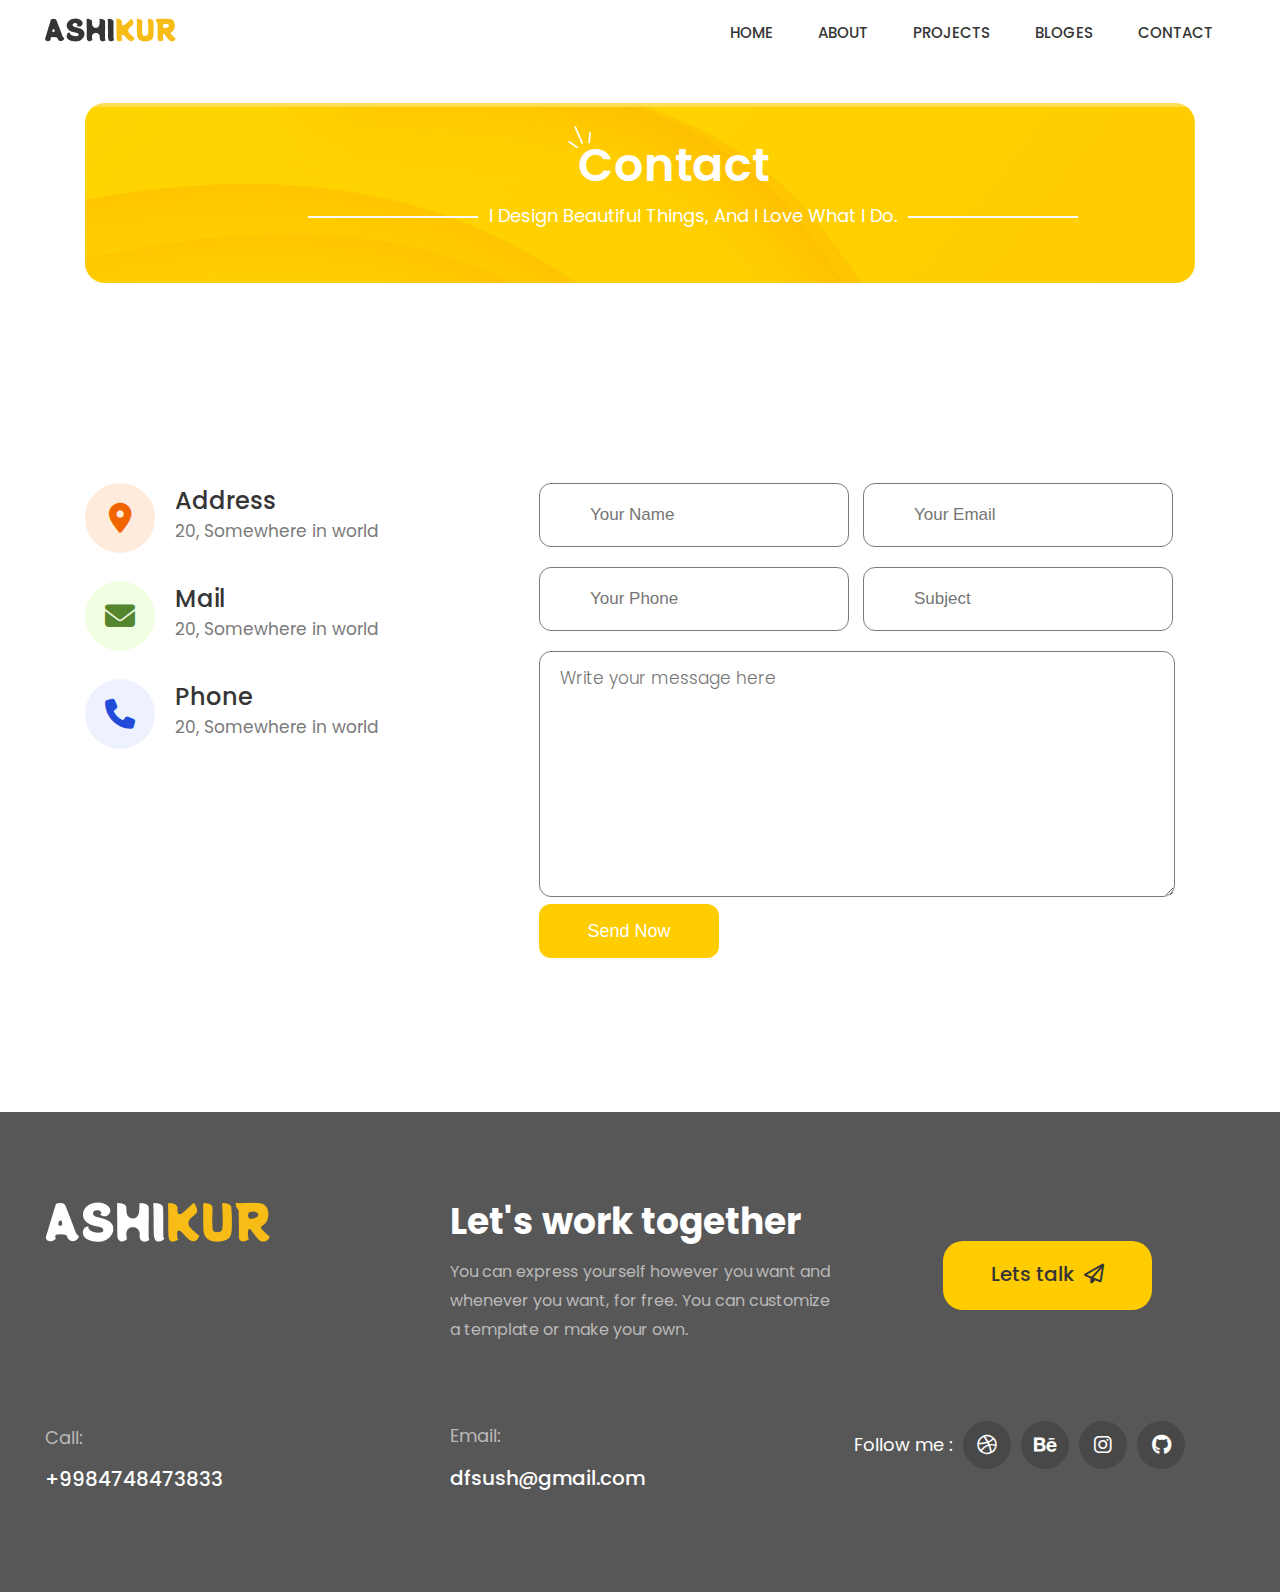
<file: contact.html>
<!DOCTYPE html>
<html lang="en">

<head>
    <meta charset="UTF-8">
    <meta http-equiv="X-UA-Compatible" content="IE=edge">
    <meta name="viewport" content="width=device-width, initial-scale=1.0">
    <link rel="preconnect" href="https://fonts.googleapis.com">
    <link rel="preconnect" href="https://fonts.gstatic.com" crossorigin>
    <link
        href="https://fonts.googleapis.com/css2?family=PT+Sans:wght@700&family=Poppins:wght@400;500;600;700&display=swap"
        rel="stylesheet">
    <link rel="stylesheet" href="./css/all.min.css">
    <link rel="stylesheet" href="./css/style.css">
    <link rel="stylesheet" href="./css/about_style.css">
    <link rel="stylesheet" href="./css/projects_style.css">
    <link rel="stylesheet" href="./css/blogs_style.css">
    <link rel="stylesheet" href="./css/contacts_style.css">
    <title>Blogs</title>
</head>

<body>
    <!-- nav section start -->
    <nav id="navbar">
        <div class="container">
            <div class="row justify-between align-center">
                <a href="#"><img src="./img/home/asset 0.png" alt="" /></a>
                <ul class="row">
                    <li><a href="./index.html">HOME</a></li>
                    <li><a href="./about.html">ABOUT</a></li>
                    <li><a href="./projects.html">PROJECTS</a></li>
                    <li><a href="./blogs.html">BLOGES</a></li>
                    <li><a href="./contact.html">CONTACT</a></li>
                </ul>
            </div>
        </div>
    </nav>
    <!-- nav section end -->

    <!-- blog banner section start -->
    <section id="aboutme">
        <div class="container">
            <div class="row">
                <img class="ground" src="./img/about/asset 6.png" alt="">
                <h5>Contact</h5>
                <p>I Design Beautiful Things, And I Love What I Do.</p>
                <img class="mark" src="./img/about/asset 1.png" alt="">
            </div>
        </div>
    </section>
    <!-- blog banner section end -->

    <!-- contact section start -->
              <section id="contact">
                  <div class="container">
                      <div class="row justify-between">
                        <div class="contact_left w-40">

                            <div class="address row">
                                <a href=""><i class="fa-solid fa-location-dot"></i></a>
                                <div class="address_text">
                                    <h3>Address</h3>
                                    <p>20, Somewhere in world</p>
                                </div>
                            </div>

                            <div class="mail row">
                                <a href=""><i class="fa-solid fa-envelope"></i></a>
                                <div class="address_text">
                                    <h3>Mail</h3>
                                    <p>20, Somewhere in world</p>
                                </div>
                            </div>

                            <div class="phone row">
                                <a href=""><i class="fa-solid fa-phone"></i></a>
                                <div class="address_text">
                                    <h3>Phone</h3>
                                    <p>20, Somewhere in world</p>
                                </div>
                            </div>

                        </div>
                        <div class="contact_right w-60">
                            <form action="">
                                <input type="text" placeholder="Your Name">
                                <input type="text" placeholder="Your Email">
                                <input type="text" placeholder="Your Phone">
                                <input type="text" placeholder="Subject">
                                <textarea placeholder="Write your message here"></textarea>
                                <button type="submit"> Send Now</button>
                            </form>
                        </div>
          
                      </div>
                  </div>
              </section>
    <!-- contact section end -->




    <!-- footer section start -->
    <section id="footer">
        <div class="container">
            <div class="row justify-between">
                <div class="fotter_sec_1 w-32">
                    <img src="./img/home/asset 19.png" alt="">
                    <p>Call:</p>
                    <p>+9984748473833</p>
                </div>

                <div class="fotter_sec_2 w-32">
                    <h3>Let's work together</h3>
                    <p>You can express yourself however you want and whenever you want, for free. You can customize a
                        template or make your own.</p>
                    <p>Email:</p>
                    <p>dfsush@gmail.com</p>
                </div>

                <div class="fotter_sec_3 w-32">
                    <a href="#">Lets talk &nbsp;<i class="fa-regular fa-paper-plane"></i></a>
                    <div class="follow_me row align-center">
                        <p>Follow me :</p>
                        <a href=""><i class="fa-brands fa-dribbble"></i></a>
                        <a href=""><i class="fa-brands fa-behance"></i></a>
                        <a href=""><i class="fa-brands fa-instagram"></i></a>
                        <a href=""><i class="fa-brands fa-github"></i></a>
                    </div>
                </div>
            </div>
        </div>
    </section>

    <!-- footer section end -->


</body>

</html>
</file>
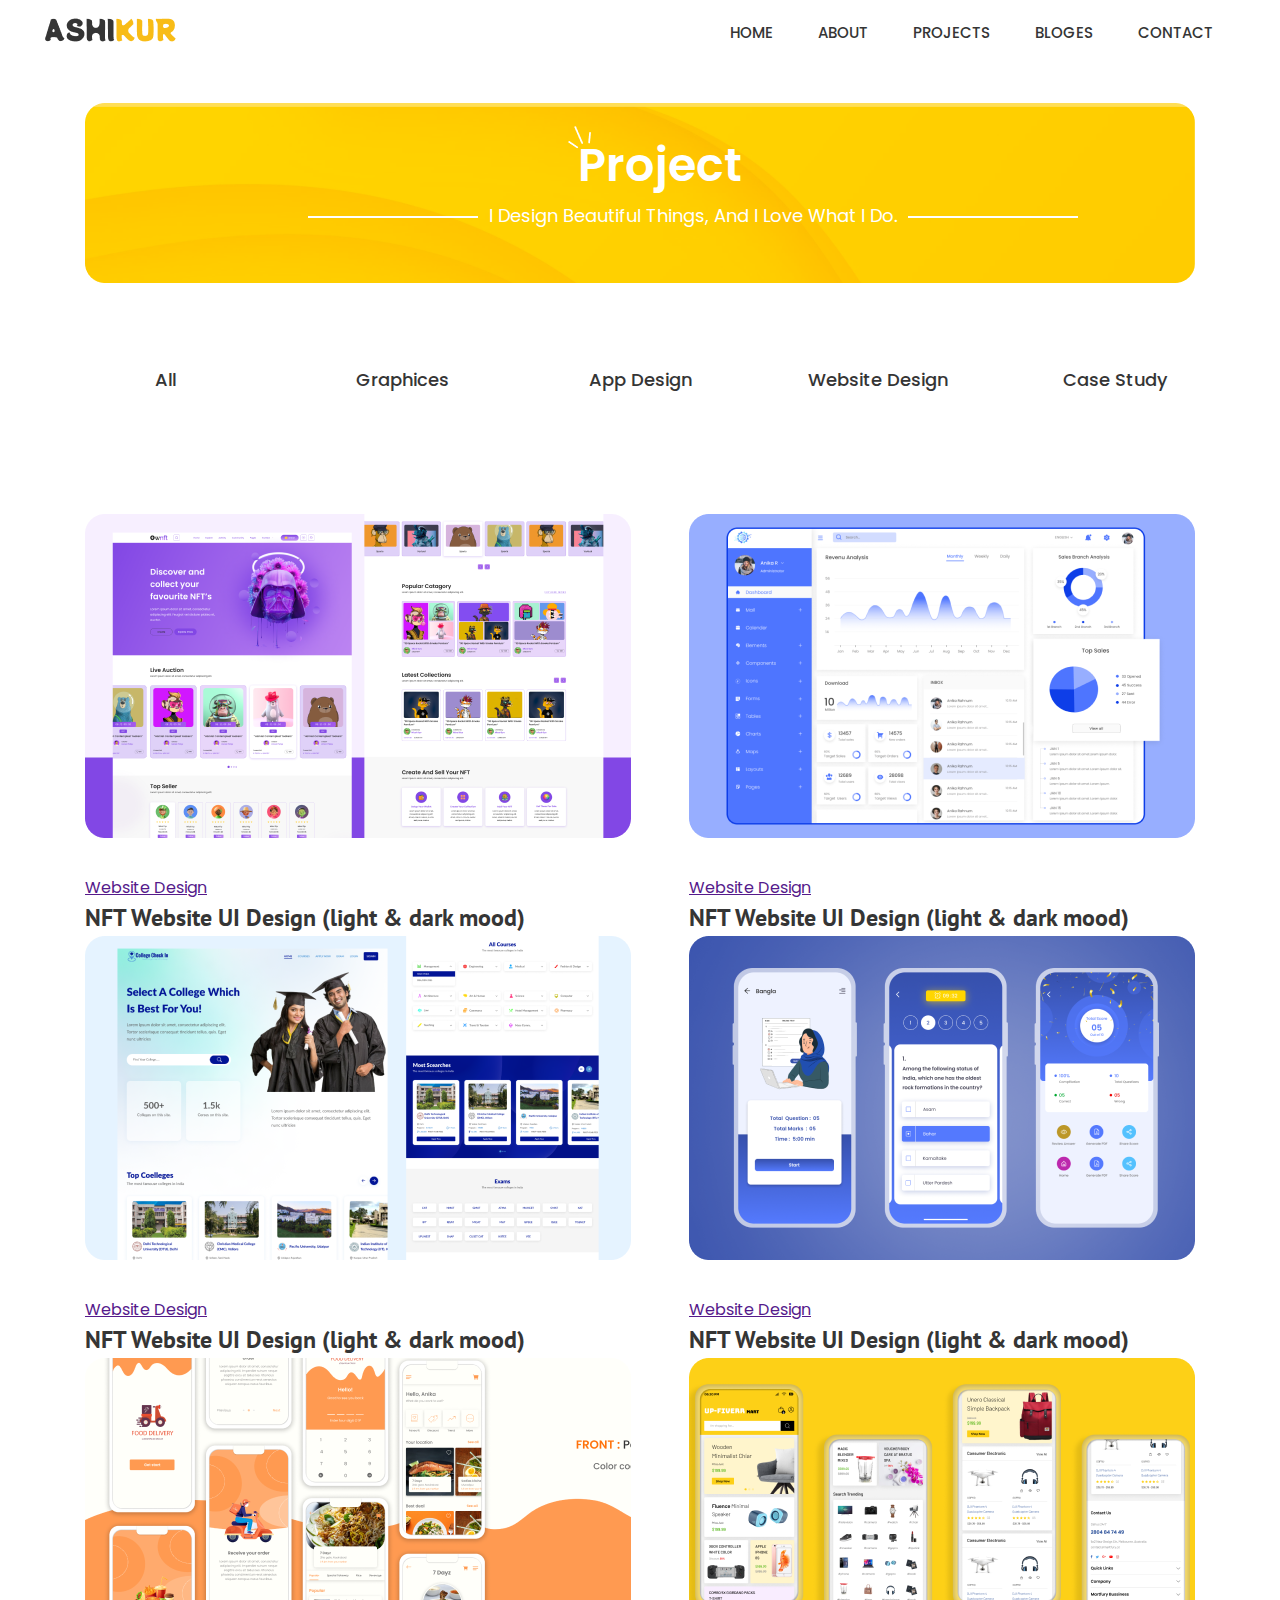
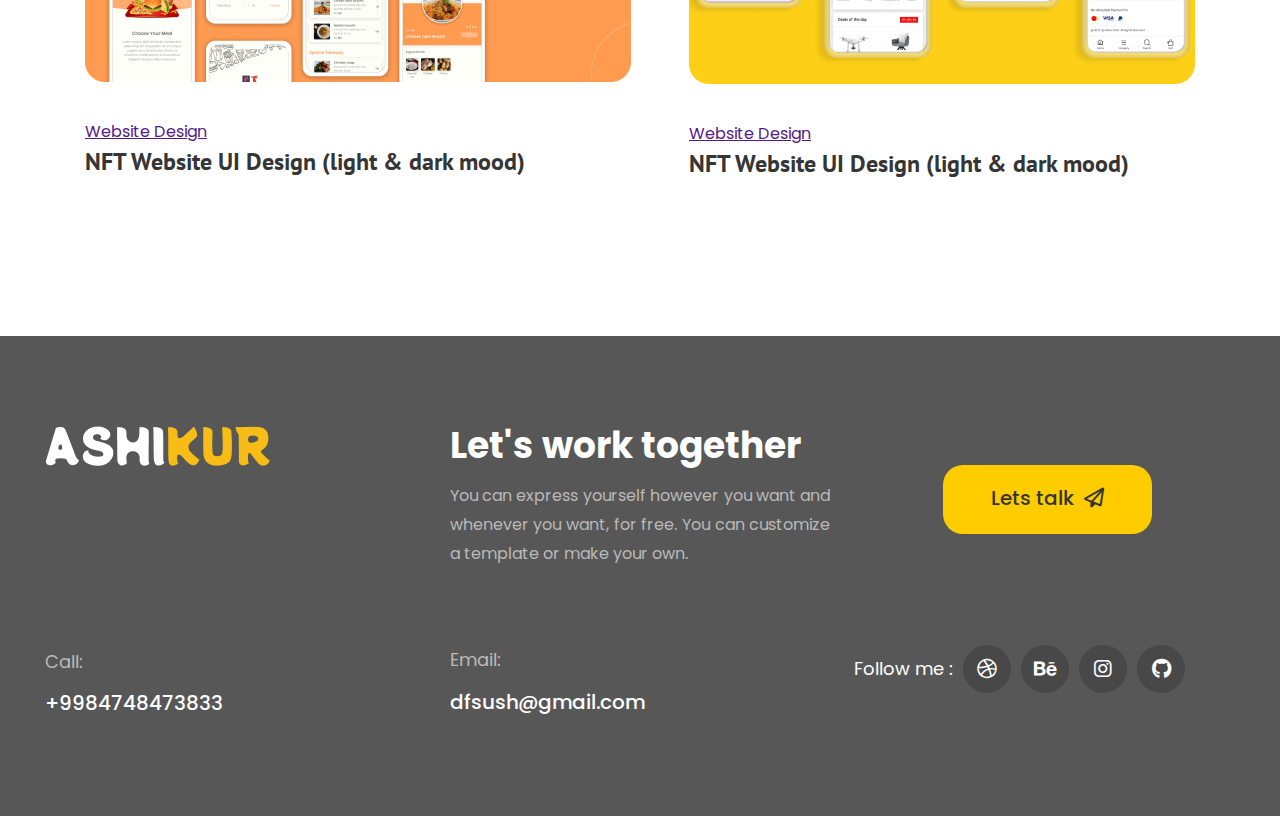
<file: projects.html>
<!DOCTYPE html>
<html lang="en">

<head>
    <meta charset="UTF-8">
    <meta http-equiv="X-UA-Compatible" content="IE=edge">
    <meta name="viewport" content="width=device-width, initial-scale=1.0">
    <link rel="preconnect" href="https://fonts.googleapis.com">
    <link rel="preconnect" href="https://fonts.gstatic.com" crossorigin>
    <link
        href="https://fonts.googleapis.com/css2?family=PT+Sans:wght@700&family=Poppins:wght@400;500;600;700&display=swap"
        rel="stylesheet">
    <link rel="stylesheet" href="./css/all.min.css">
    <link rel="stylesheet" href="./css/style.css">
    <link rel="stylesheet" href="./css/about_style.css">
    <link rel="stylesheet" href="./css/projects_style.css">
    <title>Projects</title>
</head>

<body>
    <!-- nav section start -->
    <nav id="navbar">
        <div class="container">
            <div class="row justify-between align-center">
                <a href="#"><img src="./img/home/asset 0.png" alt="" /></a>
                <ul class="row">
                    <li><a href="./index.html">HOME</a></li>
                    <li><a href="./about.html">ABOUT</a></li>
                    <li><a href="./projects.html">PROJECTS</a></li>
                    <li><a href="">BLOGES</a></li>
                    <li><a href="">CONTACT</a></li>
                </ul>
            </div>
        </div>
    </nav>
    <!-- nav section end -->

    <!-- aboutme banner section start -->
    <section id="aboutme">
        <div class="container">
            <div class="row">
                <img class="ground" src="./img/about/asset 6.png" alt="">
                <h5>Project</h5>
                <p>I Design Beautiful Things, And I Love What I Do.</p>
                <img class="mark" src="./img/about/asset 1.png" alt="">
            </div>
        </div>
    </section>
    <!-- aboutme banner section end -->

    <!-- categories section start -->
    <section id="categories">
        <div class="container">
            <div class="row justify-between">
                <a href="">All</a>
                <a href="">Graphices</a>
                <a href="">App Design</a>
                <a href="">Website Design</a>
                <a href="">Case Study</a>
            </div>
        </div>
    </section>
    <!-- categories section end -->

    <!-- cards section start -->
    <section id="cards">
        <div class="container">
            <div class="row justify-between">
                <div class="card w-20">
                    <img class="d-in-block" src="./img/project/asset 2.png" alt="">
                    <p><a style="text-decoration: underline;" href="">Website Design</a></p>
                    <h2>NFT Website UI Design (light & dark mood)</h2>
                </div>
                <div class="card w-20">
                    <img class="d-in-block" src="./img/project/asset 3.png" alt="">
                    <p><a style="text-decoration: underline;" href="">Website Design</a></p>
                    <h2>NFT Website UI Design (light & dark mood)</h2>
                </div>
                <div class="card w-20">
                    <img class="d-in-block" src="./img/project/asset 4.png" alt="">
                    <p><a style="text-decoration: underline;" href="">Website Design</a></p>
                    <h2>NFT Website UI Design (light & dark mood)</h2>
                </div>
                <div class="card w-20">
                    <img class="d-in-block" src="./img/project/asset 5.png" alt="">
                    <p><a style="text-decoration: underline;" href="">Website Design</a></p>
                    <h2>NFT Website UI Design (light & dark mood)</h2>
                </div>
                <div class="card w-20">
                    <img class="d-in-block" src="./img/project/asset 6.png" alt="">
                    <p><a style="text-decoration: underline;" href="">Website Design</a></p>
                    <h2>NFT Website UI Design (light & dark mood)</h2>
                </div>
                <div class="card w-20">
                    <img class="d-in-block" src="./img/project/asset 7.png" alt="">
                    <p><a style="text-decoration: underline;" href="">Website Design</a></p>
                    <h2>NFT Website UI Design (light & dark mood)</h2>
                </div>
                
            </div>
    </section>

    <!-- cards section end -->



    <!-- footer section start -->
    <section id="footer">
        <div class="container">
            <div class="row justify-between">
                <div class="fotter_sec_1 w-32">
                    <img src="./img/home/asset 19.png" alt="">
                    <p>Call:</p>
                    <p>+9984748473833</p>
                </div>

                <div class="fotter_sec_2 w-32">
                    <h3>Let's work together</h3>
                    <p>You can express yourself however you want and whenever you want, for free. You can customize a
                        template or make your own.</p>
                    <p>Email:</p>
                    <p>dfsush@gmail.com</p>
                </div>

                <div class="fotter_sec_3 w-32">
                    <a href="#">Lets talk &nbsp;<i class="fa-regular fa-paper-plane"></i></a>
                    <div class="follow_me row align-center">
                        <p>Follow me :</p>
                        <a href=""><i class="fa-brands fa-dribbble"></i></a>
                        <a href=""><i class="fa-brands fa-behance"></i></a>
                        <a href=""><i class="fa-brands fa-instagram"></i></a>
                        <a href=""><i class="fa-brands fa-github"></i></a>
                    </div>
                </div>
            </div>
        </div>
    </section>

    <!-- footer section end -->


</body>

</html>
</file>
<file: css/style.css>
/* common css start*/

:root {
  --textColor: #353535;
  --yellowBackground: #ffcc00;
  --white: #ffffff;
}

* {
  margin: 0px;
  padding: 0px;
  box-sizing: border-box;
  outline: 0px;
}

body {
  font-family: Poppins, sans-serif;
}

h1,
h2 {
  font-family: "PT Sans", sans-serif;
}

ul {
  list-style-type: none;
}

a {
  text-decoration: none;
  display: inline-block;
}

.container {
  width: 1190px;
  margin: 0 auto 36px;
}

.row {
  display: flex;
  flex-wrap: wrap;
}

.justify-center {
  justify-content: center;
}

.justify-between {
  justify-content: space-between;
}

.align-center {
  align-items: center;
}

.w-30 {
  width: 30%;
}

.w-32 {
  width: 32%;
}

.w-40 {
  width: 40%;
}

.w-50 {
  width: 50%;
}

.w-60 {
  width: 60%;
}

.w-70 {
  width: 70%;
}

.w-100 {
  width: 100%;
}

.text-center {
  text-align: center;
}

.d-block {
  display: block;
}

.d-in-block {
  display: inline-block;
}

/* common css end*/

/* nav section css start*/

#navbar ul li a {
  padding: 18px 22.5px;
  font-weight: 500;
  font-size: 15px;
  color: var(--textColor);
  line-height: 2;
  text-transform: uppercase;
  transition: all 0.5s ease 0s;
  border-bottom: 1px solid transparent;
  position: relative;
}

#navbar ul li a::before {
  content: "";
  position: absolute;
  right: 0px;
  bottom: 0px;
  width: 0%;
  height: 1px;
  background-color: var(--textColor);
  transition: all 0.5s ease 0s;
}

#navbar ul li a:hover::before {
  width: 100%;
  left: 0px;
}

/* nav section css end*/

/* banner section css start*/

#banner .container {
  height: 820px;
  position: relative;
}

#banner .banner_left_side .intro p:nth-child(1) {
  margin: 108px 0px 0px;
  font-weight: 400;
  font-size: 24px;
  display: inline-block;
}

#banner .banner_left_side p:nth-child(4) {
  font-weight: 400;
  font-size: 20px;
  color: var(--textColor);
  margin: 20px 0px 0px;
}

#banner .banner_left_side .wave_hand {
  position: absolute;
  top: 107px;
  left: 315px;
  height: 32px;
  display: inline-block;
}

#banner .banner_left_side h1 {
  font-weight: 700;
  font-size: 64px;
  line-height: 83px;
  color: var(--textColor);
}

#banner .talk a {
  width: 209px;
  height: 69px;
  border: 1px solid var(--textColor);
  border-radius: 20px;
  font-style: normal;
  font-weight: 500;
  font-size: 20px;
  color: var(--textColor);
  text-align: center;
  padding: 18px 0px 0px;
  transform: scale(0.95);
  transition: all 0.5s ease 0s;
}

#banner .talk a:hover {
  background-color: var(--yellowBackground);
  transform: scale(1);
  color: var(--white);
  border: 1px solid transparent;
}

#banner .talk {
  margin-top: 84px;
  align-content: flex-start;
}

#banner .banner_left_side .talk i {
  padding-left: 10px;
}

#banner .follow_me {
  margin: 70px 0px 0px;
}

#banner .follow_me p {
  font-style: normal;
  font-weight: 500;
  font-size: 22px;
}

#banner .follow_me a {
  width: 40px;
  height: 40px;
  background: rgb(244, 243, 243);
  border-radius: 50%;
  margin: 0px 16px 16px;
  font-size: 22px;
  text-align: center;
  color: var(--textColor);
  padding-top: 4px;
}

#banner .switch {
  margin: auto;
}

#banner .banner_right_side {
  position: relative;
}

#banner .banner_right_side .ashikur_pic {
  position: absolute;
  bottom: 0px;
  right: 0px;
}

#banner .banner_right_side .ui_designer {
  position: absolute;
  width: 132px;
  height: 44px;
  border-radius: 10px;
  background: rgb(255, 255, 255);
  box-shadow: rgba(0, 0, 0, 0.06) 0px 4px 30px;
  text-align: center;
  align-items: center;
  top: 146px;
  left: 0px;
}

#banner .banner_right_side .orange_round {
  width: 16px;
  height: 16px;
  background: linear-gradient(rgb(255, 141, 58) 0%, rgb(241, 101, 0) 100%);
  border-radius: 50%;
  margin: 0px 0px 0px 20px;
}

#banner .banner_right_side .ui_designer p,
.userResearch {
  color: var(--textColor);
  font-size: 12px;
  font-weight: 400;
  margin: 0px 0px 0px 10px;
}

#banner .banner_right_side .userResearch {
  position: absolute;
  width: 132px;
  height: 44px;
  border-radius: 10px;
  background: rgb(255, 255, 255);
  box-shadow: rgba(0, 0, 0, 0.06) 0px 4px 30px;
  text-align: center;
  align-items: center;
  top: 81px;
  left: 432px;
}

#banner .banner_right_side .userResearch img {
  margin: 0px 0px 0px 8px;
}

#banner .banner_right_side .ashikul {
  position: absolute;
  width: 155px;
  height: 167px;
  left: -26px;
  top: 491px;
  background: rgb(255, 255, 255);
  box-shadow: rgba(0, 0, 0, 0.06) 0px 4px 20px;
  border-radius: 16px;
  text-align: center;
  align-items: center;
}

#banner .banner_right_side .ashikul img {
  margin: 17px 0px 0px;
}

#banner .banner_right_side .ashikul h4 {
  font-style: normal;
  font-weight: 500;
  font-size: 12px;
  color: var(--textColor);
}

#banner .banner_right_side .ashikul p:nth-child(3) {
  font-style: normal;
  font-weight: 500;
  font-size: 8px;
  line-height: 15px;
  color: rgb(122, 122, 122);
}

#banner .banner_right_side .ashikul h5 {
  font-family: "PT Sans";
  font-style: normal;
  font-weight: 700;
  font-size: 12px;
  line-height: 42px;
  color: rgb(53, 53, 53);
}

#banner .banner_right_side .ashikul p:nth-child(5) {
  font-style: normal;
  font-weight: 500;
  font-size: 8px;
  line-height: 0px;
  color: rgb(122, 122, 122);
}

/* banner section css end*/

/* about me css start*/

#aboutMe {
  height: 556px;
  background: linear-gradient(
    95.13deg,
    rgb(255, 204, 0) -21.46%,
    rgb(250, 255, 203) 112.13%
    );
  }
#aboutMe .container .row{
  position: relative;
}

#aboutMe .aboutMePic img {
  position: absolute;
  display: inline-block;
  top: 26px;
  left: 0px;
}

#aboutMe .aboutMeText {
  padding: 78px 0px 86px;
  width: 570px;
  height: 392px;
}

#aboutMe .aboutMeText h3 {
  font-family: "PT Sans";
  font-style: normal;
  font-weight: 700;
  font-size: 50px;
  color: rgb(53, 53, 53);
}

#aboutMe .aboutMeText p {
  font-weight: 400;
  font-size: 20px;
  color: var(--textColor);
  margin: 20px 0px 0px;
}

#aboutMe .aboutMeText a {
  width: 171px;
  height: 66px;
  border: 1px solid rgb(0, 0, 0);
  border-radius: 20px;
  font-weight: 500;
  font-size: 18px;
  text-align: center;
  color: var(--textColor);
  padding: 17px 0px 0px;
  margin: 50px 0px 0px;
}

#aboutMe .halfRound {
  position: absolute;
  bottom: -165px;
  right: 0px;
}

/* about me css end*/

/* card css start*/

#cards .container {
  width: 1110px;
  height: 683px;
  margin: auto;
}

#cards .pixelPerfect {
  width: 350px;
  height: 367px;
  background: var(--white);
  box-shadow: rgba(0, 0, 0, 0.08) 0px 4px 30px;
  border-radius: 20px;
  margin: 152px 0px 0px;
  text-align: center;
}

#cards .pixelPerfect img {
  margin: 38px auto auto;
}

#cards .pixelPerfect h4 {
  font-weight: 600;
  font-size: 22px;
  text-align: center;
  color: var(--textColor);
  margin: 18px 0px 0px;
}

#cards .pixelPerfect p {
  height: 120px;
  width: 256px;
  margin: 18px 0px 0px;
}

/* card css end*/

/* branding css start*/

#branding .background {
  width: 1110px;
  height: 473px;
  background: linear-gradient(
    95.13deg,
    rgb(255, 204, 0) -21.46%,
    rgb(255, 245, 203) 112.13%
  );
  border-radius: 30px;
  position: relative;
}

#branding .background .digitalProDesign {
  position: absolute;
  bottom: 0px;
  left: 20px;
}

#branding .brandingText {
  width: 410px;
  height: 315px;
}

#branding .background h3 {
  font-family: "PT Sans";
  font-style: normal;
  font-weight: 700;
  font-size: 50px;
  color: rgb(53, 53, 53);
}

#branding .background p {
  font-weight: 400;
  font-size: 20px;
  color: var(--textColor);
  margin: 20px 0px 0px;
}

#branding .background a {
  width: 171px;
  height: 66px;
  border: 1px solid rgb(0, 0, 0);
  border-radius: 20px;
  font-weight: 500;
  font-size: 18px;
  text-align: center;
  color: var(--textColor);
  padding: 17px 0px 0px;
  margin: 50px 0px 0px;
}

#branding .background .brandingText {
  padding: 83px 0px 0px;
}

#branding .background .brandingText .arrow {
  margin: 0px 0px 0px 20px;
}

/* branding css end*/

/* working on css start*/

#working_on .container {
  width: 1110px;
  height: 714px;
  padding: 147px 0px 0px;
}

#working_on .card {
  width: 380px;
  height: 93px;
  background: rgb(255, 255, 255);
  box-shadow: rgba(0, 0, 0, 0.08) 0px 4px 30px;
  border-radius: 20px;
  padding: 0px 0px 0px 15px;
  margin: 47px 0px 0px;
}

#working_on .card .icon {
  width: 58px;
  height: 58px;
  background: rgb(85, 133, 47);
  border-radius: 50%;
  text-align: center;
  color: var(--white);
  font-size: 25px;
  padding: 10px 0px 0px;
  margin: 0px;
}

#working_on .card .card_text {
  margin: 0px 0px 0px 30px;
}

#working_on .card .card_text h4 {
  font-style: normal;
  font-weight: 600;
  font-size: 18px;
  color: var(--textColor);
}

#working_on .card .card_text p {
  font-style: normal;
  font-weight: 500;
  font-size: 12px;
  color: var(--textColor);
}

#working_on .texts {
  text-align: right;
  position: relative;
}

#working_on .texts h4 {
  font-style: normal;
  font-weight: 700;
  font-size: 50px;
  color: var(--textColor);
  margin: 50px 0px 0px;
}

#working_on .texts p {
  width: 525px;
  height: 94px;
  font-weight: 400;
  font-size: 20px;
  color: var(--textColor);
  margin: 47px 0px 0px;
  display: inline-block;
}

#working_on .complete {
  justify-content: right;
}

#working_on .complete_project {
  margin: 20px 0px 0px;
}

#working_on .complete_project h4 {
  font-weight: 700;
  font-size: 40px;
  font-family: "PT Sans";
}

#working_on .complete_project p {
  font-style: normal;
  font-weight: 500;
  font-size: 14px;
  margin: 0px;
  padding: 0px;
  display: inline;
}

/* working on css end*/

/* expecience css start*/

#work_expe .work_exp_head {
  font-style: normal;
  font-weight: 700;
  font-size: 35px;
  text-align: center;
}

#work_expe .work_exp_items h3 {
  font-style: normal;
  font-weight: 600;
  font-size: 24px;
  color: rgb(53, 53, 53);
}

#work_expe .work_exp_items {
  position: relative;
  padding: 30px 0px 0px;
}

#work_expe .work_exp_items::after {
  content: "";
  position: absolute;
  height: 100%;
  border: 1px dashed rgb(122, 122, 122);
  top: 40px;
  left: 40%;
}

#work_expe .work_exp_description {
  position: relative;
}

#work_expe .work_exp_description::after {
  position: absolute;
  content: "";
  height: 42px;
  width: 42px;
  border: 1px dashed var(--textColor);
  border-radius: 50%;
  top: 0px;
  left: calc(-24% + 1.7px);
  z-index: 1;
  background: white;
}

#work_expe .work_exp_description::before {
  position: absolute;
  content: "";
  width: 20px;
  height: 20px;
  background: rgb(82, 171, 112);
  border-radius: 50%;
  top: 11px;
  left: -21.7%;
  z-index: 2;
}

#work_expe .work_exp_description h3 {
  font-style: normal;
  font-weight: 600;
  font-size: 24px;
  color: rgb(53, 53, 53);
}

#work_expe .work_exp_description p {
  font-style: normal;
  font-weight: 400;
  font-size: 18px;
  line-height: 200.5%;
  color: rgb(122, 122, 122);
}

/* expecience css end*/

/* my_experts_area css start*/
#my_experts_area {
  padding: 307px 0 0 0;
}

#my_experts_area .experts_areas_text h2 {
  font-family: "PT Sans";
  font-style: normal;
  font-weight: 700;
  font-size: 50px;
  line-height: 65px;
  /* identical to box height */
  color: #353535;
}

#my_experts_area .experts_areas_text p {
  width: 585px;
  font-family: "Poppins";
  font-style: normal;
  font-weight: 400;
  font-size: 20px;
  line-height: 200%;
  /* or 40px */
  color: #7a7a7a;
  margin: 20px 0 0 0;
}

#my_experts_area .experts_areas_text a {
  width: 180px;
  height: 49px;
  background: #ffcc00;
  border-radius: 12px;
  font-family: "Poppins";
  font-style: normal;
  font-weight: 500;
  font-size: 16px;
  line-height: 180%;
  /* identical to box height, or 29px */
  color: #ffffff;
  text-align: center;
  margin: 20px 0 0 0;
  padding: 10px 0 0 0;
  transform: scale(1);
  transition: 0.5s;
}

#my_experts_area .experts_areas_text a:hover {
  transform: scale(0.9);
}

#my_experts_area .select_exprience a {
  width: 174px;
  height: 63px;
  border: 1px solid transparent;
  border-radius: 20px;
  font-style: normal;
  font-weight: 500;
  font-size: 18px;
  text-align: center;
  color: #353535;
  padding: 15px 0 0 0;
  margin: 0 0 0 15px;
  transition: 0.8s;
}

#my_experts_area .select_exprience a:hover {
  border: 1px solid #000000;
}

#my_experts_area .skils_items {
  margin: 57px 0 0 0;
}

#my_experts_area .skils_items .outer {
  width: 380px;
  height: 6px;
  background: #d9d9d9;
  border-radius: 50px;
  margin: 10px 0 0 0;
}

#my_experts_area .skils_items .inner {
  height: 100%;
  background-color: #f16500;
  border-radius: 50px;
  position: relative;
}

#my_experts_area .skils_items .inner span {
  position: absolute;
  top: -35px;
  right: 0;
  font-style: normal;
  font-weight: 400;
  font-size: 18px;
  color: #f16500;
}

/* my_experts_area css end*/

/* my services css start*/
#my_service {
  height: 838px;
  background: #fff7d5;
  margin: 146px 0 0 0;
}

#my_service h4 {
  font-weight: 700;
  font-size: 50px;
  text-align: center;
  color: #353535;
  padding: 71px 0 0 0;
}

#my_service p {
  text-align: center;
  font-weight: 400;
  font-size: 18px;
  text-align: center;
  color: #7a7a7a;
  margin: 10px 0 0 0;
}

#my_service .service_card {
  width: 350px;
  height: 422px;
  background: #ffffff;
  box-shadow: 0px 4px 10px rgba(0, 0, 0, 0.06);
  border-radius: 12px;
  text-align: center;
  margin: 100px 0 0 0;
  transition: 0.5s;
  transition-duration: 0.5s;
}

#my_service .service_card:hover {
  background-image: linear-gradient(158.91deg, #ffcc00 3.12%, #ffe476 94.59%);
  transform: scale(1.07);
  transform-origin: bottom;
  cursor: pointer;
}

#my_service .service_card img {
  margin: 37px auto 0;
  display: block;
}

#my_service .service_card h3 {
  margin: 20px auto auto 0;
}

#my_service .service_card p {
  width: 253px;
  height: 135px;
  font-style: normal;
  font-weight: 400;
  font-size: 15px;
  line-height: 180%;
  color: #7a7a7a;
  margin: 20px auto 0;
}

/*my services css end*/

/* client_feedback css start*/
#client_feedback {
  height: 859px;
  background: #fbfbfb;
  padding: 92px 0 0 0;
}

#client_feedback h3 {
  font-family: "PT Sans";
  font-style: normal;
  font-weight: 700;
  font-size: 50px;
  line-height: 135.4%;
  color: #353535;
}

#client_feedback p {
  width: 703px;
  height: 64px;
  font-style: normal;
  font-weight: 400;
  font-size: 18px;
  line-height: 180%;
  color: #7a7a7a;
  margin: 13px 0 0 0;
}

#client_feedback .row {
  margin: 50px 0 0 0;
}

#client_feedback .client_message p {
  margin: 50px 0 0 0;
  width: 564px;
  font-style: normal;
  font-weight: 400;
  font-size: 20px;
  line-height: 30px;
  color: #7a7a7a;
}

#client_feedback .client_message .client_sign {
  margin: 120px 0 0 50px;
}

#client_feedback .client_message .client_sign h4 {
  font-style: normal;
  font-weight: 500;
  font-size: 24px;
  line-height: 48px;
  color: #353535;
}

#client_feedback .client_message .client_sign p {
  margin: 0;
  padding: 0;
}
/* client_feedback css end*/

/* blog_post css start*/

#blog_post {
  height: 966px;
  padding: 100px 0 0 0;
}

#blog_post h3 {
  font-style: normal;
  font-weight: 700;
  font-size: 50px;
  text-align: right;
  color: #353535;
}

#blog_post .blog_item {
  margin: 113px 0 0 0;
}

#blog_post .date {
  text-align: right;
}

#blog_post .blog_owner_name {
  text-align: left;
  margin: 0 0 0 25px;
  font-family: "Poppins";
  font-style: normal;
  font-weight: 600;
  font-size: 18px;
  line-height: 190%;
  color: #353535;
}

#blog_post .blog_text h4 {
  width: 230px;
  font-family: "Poppins";
  font-style: normal;
  font-weight: 600;
  font-size: 18px;
  line-height: 190%;
  margin: 30px 0 0 0;
}

#blog_post .blog_text h6 {
  font-family: "Poppins";
  font-style: normal;
  font-weight: 500;
  font-size: 20px;
  line-height: 190%;
  /* or 34px */
  color: #353535;
  margin: 50px 0 0 0;
}
/* blog_post css end*/

/* newsletter css start*/
#newsletter .background {
  width: 1110px;
  height: 295px;
  background: linear-gradient(95.13deg, #ffcc00 -21.46%, #fff5cb 112.13%);
  border-radius: 30px;
}

#newsletter .background .text_sec {
  padding: 70px 0 0 70px;
}

#newsletter .background .text_sec p {
  font-style: normal;
  font-weight: 400;
  font-size: 18px;
  /* identical to box height, or 40px */
  color: #353535;
}

#newsletter .background .text_sec h3 {
  font-style: normal;
  font-weight: 600;
  font-size: 36px;
  line-height: 200%;
  /* identical to box height, or 72px */
  color: #353535;
}

#newsletter .background .email {
  width: 455px;
  height: 82px;
  background: #ffffff;
  border-radius: 16px;
  margin: 0 0 0 50px;
  position: relative;
}

#newsletter .background .email form input {
  border: none;
  text-align: center;
  font-family: "Poppins";
  font-style: normal;
  font-weight: 400;
  font-size: 18px;
  line-height: 200%;
  margin: 25px 0 0 20px;
}

#newsletter .background .email .send_now {
  width: 132px;
  height: 82px;
  background: #ff6565;
  border-radius: 0px 16px 16px 0px;
  position: absolute;
  top: 0;
  right: 0;
}
#newsletter .background .email .send_now {
  font-style: normal;
  font-weight: 600;
  font-size: 16px;
  color: #ffffff;
  text-align: center;
  padding: 0 0 0 20px;
}

/* footer css start*/
#footer {
  height: 480px;
  background: #575757;
  margin: 154px 0 0 0;
}
#footer .fotter_sec_1 img {
  margin: 90px 0 0 0;
}

#footer .fotter_sec_1 p:nth-child(2) {
  margin: 175px 0 0 0;
  color: #bbb9b9;
  font-weight: 400;
  font-size: 18px;
}

#footer .fotter_sec_1 p:nth-child(3) {
  margin: 10px 0 0 0;
  font-style: normal;
  font-weight: 500;
  font-size: 20px;
  line-height: 180%;
  color: #ffffff;
}

#footer .fotter_sec_2 h3 {
  font-family: "Poppins";
  font-style: normal;
  font-weight: 700;
  font-size: 36px;
  line-height: 200%;
  color: #ffffff;
  margin: 74px 0 0 0;
}

#footer .fotter_sec_2 p:nth-child(2) {
  font-family: "Poppins";
  font-style: normal;
  font-weight: 400;
  font-size: 16px;
  line-height: 180%;
  /* or 29px */
  text-align: justify;
  color: #bbb9b9;
}
#footer .fotter_sec_2 p:nth-child(3) {
  font-family: "Poppins";
  font-style: normal;
  font-weight: 400;
  font-size: 18px;
  line-height: 180%;
  text-align: justify;
  color: #bbb9b9;
  margin: 76px 0 0 0;
}

#footer .fotter_sec_2 p:nth-child(4){
  font-style: normal;
  font-weight: 500;
  font-size: 20px;
  line-height: 180%;
  color: #FFFFFF;
  margin: 7px 0 0 0;
}



#footer .fotter_sec_3 a:nth-child(1) {
  width: 209px;
  height: 69px;
  background-color: #ffcc00;
  border-radius: 20px;
  font-style: normal;
  font-weight: 500;
  font-size: 20px;
  color: var(--textColor);
  text-align: center;
  padding: 18px 0px 0px;
  margin: 129px 0 0 89px;
}

#footer .fotter_sec_3 .follow_me{
  margin: 111px 0 0 0;
}

#footer .fotter_sec_3 .follow_me p{
  font-style: normal;
  font-weight: 400;
  font-size: 18px;
  line-height: 180%;
  text-align: justify;
  color: #FFFFFF;
}

#footer .fotter_sec_3 .follow_me a{
  width: 48px;
  height: 48px;
  background: #484848;
  border-radius: 50%;
  color: white;
  text-align: center;
  font-size: 20px;
  margin: 0 0 0 10px ;
  padding: 9px 0 0 0;
}

/* footer css end*/
</file>
<file: css/about_style.css>
/* aboutme css start*/
#aboutme .container {
  position: relative;
}

#aboutme .ground {
  margin: auto;
  z-index: 0;
}

#aboutme h5 {
  position: absolute;
  font-style: normal;
  font-weight: 600;
  font-size: 46px;
  line-height: 60px;
  color: #ffffff;
  z-index: 1;
  top: 32px;
  left: 533px;
}
#aboutme p {
  position: absolute;
  font-style: normal;
  font-weight: 400;
  font-size: 18px;
  line-height: 190%;
  text-align: center;
  color: #ffffff;
  top: 96px;
  left: 444px;
}

#aboutme p::after {
  content: "";
  border: 1px solid #ffffff;
  position: absolute;
  width: 168px;
  top: 17px;
  right: -181px;
}
#aboutme p::before {
  content: "";
  border: 1px solid #ffffff;
  position: absolute;
  width: 168px;
  top: 17px;
  left: -181px;
}
#aboutme .mark {
  position: absolute;
  z-index: 1;
  top: 23px;
  left: 528px;
}

/* aboutme css end*/

/* about_details css start*/
#about_details .about_details_pic {
  padding: 104px 0 0 36px;
}

#about_details .about_details_description .description p {
  font-style: normal;
  font-weight: 400;
  font-size: 19px;
  line-height: 200%;
  text-align: justify;
  color: #7a7a7a;
  width: 791px;
  padding: 129px 0 0 151px;
}

#about_details .my_self {
  padding: 75px 0 0 0;
}

#about_details .my_self .my_self_left p {
  font-style: normal;
  font-weight: 400;
  font-size: 19px;
  line-height: 190%;
  color: #7a7a7a;
  padding: 19px 0 0 149px;
}
#about_details .my_self .my_self_left .download_cv {
  width: 209px;
  height: 60px;
  background-color: var(--yellowBackground);
  border-radius: 20px;
  font-style: normal;
  font-weight: 500;
  font-size: 20px;
  color: var(--white);
  text-align: center;
  padding: 15px 0px 0px;
  transform: scale(0.95);
  transition: all 0.5s ease 0s;
  margin: 25px 0 0 140px;
}
#about_details .my_self .my_self_left .download_cv:hover {
  background-color: var(--yellowBackground);
  transform: scale(1);
  color: var(--white);
  border: 1px solid transparent;
}

#about_details .my_self .my_self_right p {
  font-style: normal;
  font-weight: 400;
  font-size: 19px;
  line-height: 190%;
  color: #7a7a7a;
  padding: 19px 0 0 120px;
}
#about_details hr {
  margin: 60px 0 0 0;
}
/* about_details css end*/

/* experience_education css start*/
#experience_education .experience h2 {
  font-style: normal;
  font-weight: 700;
  font-size: 40px;
  line-height: 52px;
  color: #353535;
  margin: 58px 0 43px 0;
}

#experience_education .visual_designer {
  width: 538px;
  padding: 0px 0 37px 162px;
}
#experience_education .visual_designer p:nth-child(1) {
  font-style: normal;
  font-weight: 400;
  font-size: 16px;
  line-height: 190%;
  color: #7a7a7a;
}

#experience_education .visual_designer h3 {
  font-style: normal;
  font-weight: 600;
  font-size: 20px;
  line-height: 180%;
  color: #353535;
}

#experience_education .visual_designer p:nth-child(3) {
  font-style: normal;
  font-weight: 400;
  font-size: 18px;
  line-height: 200.5%;
  color: #7a7a7a;
}

#experience_education .visual_designer {
  position: relative;
}

#experience_education .visual_designer::before {
  content: "";
  position: absolute;
  height: 100%;
  border: 1px dashed rgb(122, 122, 122);
  top: 10px;
  left: 23px;
}

#experience_education .visual_designer p:nth-child(1)::before {
  position: absolute;
  content: "";
  height: 42px;
  width: 42px;
  border: 1px dashed var(--textColor);
  border-radius: 50%;
  top: 0px;
  left: calc(0% + 1.7px);
  z-index: 1;
  background: white;
}

#experience_education .visual_designer h3::before {
  position: absolute;
  content: "";
  width: 20px;
  height: 20px;
  background: rgb(82, 171, 112);
  border-radius: 50%;
  top: 11px;
  left: 2.6%;
  z-index: 2;
}

#experience_education .education h2 {
  font-style: normal;
  font-weight: 700;
  font-size: 40px;
  line-height: 52px;
  color: #353535;
  margin: 58px 0 43px 0;
}

#my_experts_area {
  padding: 100px 0 0 0;
}
#my_experts_area h2 {
  font-style: normal;
  font-weight: 700;
  font-size: 40px;
  line-height: 52px;
  color: #353535;
}
/* experience_education css end*/
</file>
<file: css/projects_style.css>
/* aboutme css start*/
#aboutme .container {
  position: relative;
}

#aboutme .ground {
  margin: auto;
  z-index: 0;
}

#aboutme h5 {
  position: absolute;
  font-style: normal;
  font-weight: 600;
  font-size: 46px;
  line-height: 60px;
  color: #ffffff;
  z-index: 1;
  top: 32px;
  left: 533px;
}
#aboutme p {
  position: absolute;
  font-style: normal;
  font-weight: 400;
  font-size: 18px;
  line-height: 190%;
  text-align: center;
  color: #ffffff;
  top: 96px;
  left: 444px;
}

#aboutme p::after {
  content: "";
  border: 1px solid #ffffff;
  position: absolute;
  width: 168px;
  top: 17px;
  right: -181px;
}
#aboutme p::before {
  content: "";
  border: 1px solid #ffffff;
  position: absolute;
  width: 168px;
  top: 17px;
  left: -181px;
}
#aboutme .mark {
  position: absolute;
  z-index: 1;
  top: 23px;
  left: 523px;
}
/* aboutme css end*/

/* categories css start*/
#categories .container{
    width: 1110px;
    margin: auto;
}

#categories .row {
    margin: 68px 0px 0px;
}
#categories a {
    width: 160px;
    height: 63px;
    font-style: normal;
    font-weight: 500;
    font-size: 18px;
    line-height: 180%;
    color: #353535;
    border: 1px solid transparent;
    border-radius: 20px;
    text-align: center;
    padding: 12px 0 0 0;
    margin: 0 0 0 0;
    transition: .6s;
}
#categories a:hover {
    border: 1px solid #000000;
}
/* categories css end*/

/* cards css start*/
#cards .container {
    width: 1110px;
    height: auto;
    margin: 100px auto;
}

#cards .card p{
    padding: 30px 0 0 0;
}

#cards .card img {
    
}

#cards .card h2{
    font-style: normal;
    font-weight: 600;
    font-size: 24px;
    line-height: 36px;
    color: #353535;
}

/* cards css end*/
</file>
<file: css/blogs_style.css>
/* blog_1 css start*/
#blog_1 .container {
  width: 1110px;
  margin: auto;
  padding: 71px 0 0 0;
}

#blog_1 .right_side {
  padding: 0 0 0 50px;
}
#blog_1 .right_side h2 {
  font-style: normal;
  font-weight: 600;
  font-size: 30px;
  line-height: 164.5%;
  color: #353535;
}

#blog_1 .right_side p:nth-child(2) {
  font-family: "Poppins";
  font-style: normal;
  font-weight: 400;
  font-size: 18px;
  line-height: 200.5%;
  color: #7a7a7a;
  padding: 22px 0 0 0;
}

#blog_1 .right_side p:nth-child(3) {
  font-style: normal;
  font-weight: 400;
  font-size: 18px;
  line-height: 190%;
  color: #7a7a7a;
  padding: 42px 0 0 0;
}
#blog_1 .right_side p:nth-child(4) {
  font-style: normal;
  font-weight: 500;
  font-size: 18px;
  line-height: 190%;
  color: #353535;
  padding: 0 0 0 40px;
}
/* blog_1 css end*/

/* bolgs_cards css start*/
#bolgs_cards .container {
  width: 1110px;
  margin: 80px auto 0;
}

#bolgs_cards .card{
    margin: 0 0 50px 0;
}
#bolgs_cards .card .card_img{
position: relative;
}

#bolgs_cards .card .card_img .overlay{
    position: absolute;
    width: 350px;
    height: 328px;
    background: linear-gradient(0deg, rgba(0, 0, 0, 0.5), rgba(0, 0, 0, 0.5));
    border-radius: 20px;
    inset: 0;
    transform: scale(0);
    transition: 0.6s;
}

#bolgs_cards .card .card_img:hover .overlay{
    transform: scale(1);
}





#bolgs_cards .card .overlay i{
    text-align: center;
    font-size: 50px;
    padding: 142px 0 0 147px;
    color: white;
}


#bolgs_cards .card_text h3 {
  font-style: normal;
  font-weight: 600;
  font-size: 20px;
  line-height: 190%;
  color: #353535;
}

#bolgs_cards .card_text p:nth-child(2) {
  font-style: normal;
  font-weight: 400;
  font-size: 16px;
  line-height: 200.5%;
  color: #7a7a7a;
}

#bolgs_cards .card_text p:nth-child(3) {
  font-style: normal;
  font-weight: 400;
  font-size: 16px;
  line-height: 190%;
  color: #7a7a7a;
}

#bolgs_cards .card_text p:nth-child(4) {
  font-style: normal;
  font-weight: 500;
  font-size: 16px;
  line-height: 190%;
  color: #353535;
  padding: 0 0 0 50px;
}


/* bolgs_cards css end*/
</file>
<file: css/contacts_style.css>
/* contact css start*/
#contact {
  margin: 200px 0 0 0;
}

#contact .container {
  width: 1110px;
  margin: 0 auto 0;
}

#contact .address a {
  width: 70px;
  height: 70px;
  left: 165px;
  top: 401px;
  border-radius: 50%;
  background: #ffebdc;
  color: #f16500;
  font-size: 30px;
  text-align: center;
  padding: 13px 0 0 0;
}
#contact .address .address_text {
  padding: 0 0 0 20px;
}

#contact .address {
  margin: 0 0 28px 0;
}

#contact .address .address_text h3 {
  font-weight: 500;
  font-size: 24px;
  color: #353535;
}

#contact .address .address_text p {
  font-style: normal;
  font-weight: 400;
  font-size: 17px;
  color: #7a7a7a;
}

#contact .mail {
  margin: 0 0 28px 0;
}
#contact .mail .address_text {
  padding: 0 0 0 20px;
}

#contact .mail .address_text h3 {
  font-weight: 500;
  font-size: 24px;
  color: #353535;
}

#contact .mail .address_text p {
  font-style: normal;
  font-weight: 400;
  font-size: 17px;
  color: #7a7a7a;
}

#contact .mail a {
  width: 70px;
  height: 70px;
  left: 165px;
  top: 401px;
  border-radius: 50%;
  background: #f0ffe4;
  color: #55852f;
  font-size: 30px;
  text-align: center;
  padding: 13px 0 0 0;
}

#contact .phone {
  margin: 0 0 28px 0;
}

#contact .phone a {
  width: 70px;
  height: 70px;
  left: 165px;
  top: 401px;
  border-radius: 50%;
  background: #eef2ff;
  color: #234bda;
  font-size: 30px;
  text-align: center;
  padding: 13px 0 0 0;
}

#contact .phone .address_text {
  padding: 0 0 0 20px;
}

#contact .phone .address_text h3 {
  font-weight: 500;
  font-size: 24px;
  color: #353535;
}

#contact .phone .address_text p {
  font-style: normal;
  font-weight: 400;
  font-size: 17px;
  color: #7a7a7a;
}

#contact .contact_right input {
  width: 310px;
  height: 64px;
  border: 0.5px solid #7a7a7a;
  border-radius: 12px;
  font-style: normal;
  font-weight: 300;
  font-size: 17px;
  color: #7a7a7a;
  padding: 0 0 0 50px;
  margin: 0 0 20px 10px;
}

#contact .contact_right textarea {
  width: 636px;
  height: 246px;
  top: 556px;
  border: 0.5px solid #7a7a7a;
  border-radius: 12px;
  font-family: "Poppins";
  font-style: normal;
  font-weight: 300;
  font-size: 17px;
  line-height: 190%;
  color: #7a7a7a;
  padding: 10px 0 0 20px;
  margin: 0 0 0 10px;
}

#contact .contact_right button {
  width: 180px;
  height: 54px;
  left: 640px;
  top: 823px;
  background: #ffcc00;
  border-radius: 12px;
  border: none;
  margin: 0 0 0 10px;
  font-style: normal;
  font-weight: 500;
  font-size: 18px;
  line-height: 180%;
  text-align: center;
  color: #ffffff;
}

/* contact css end*/
</file>
